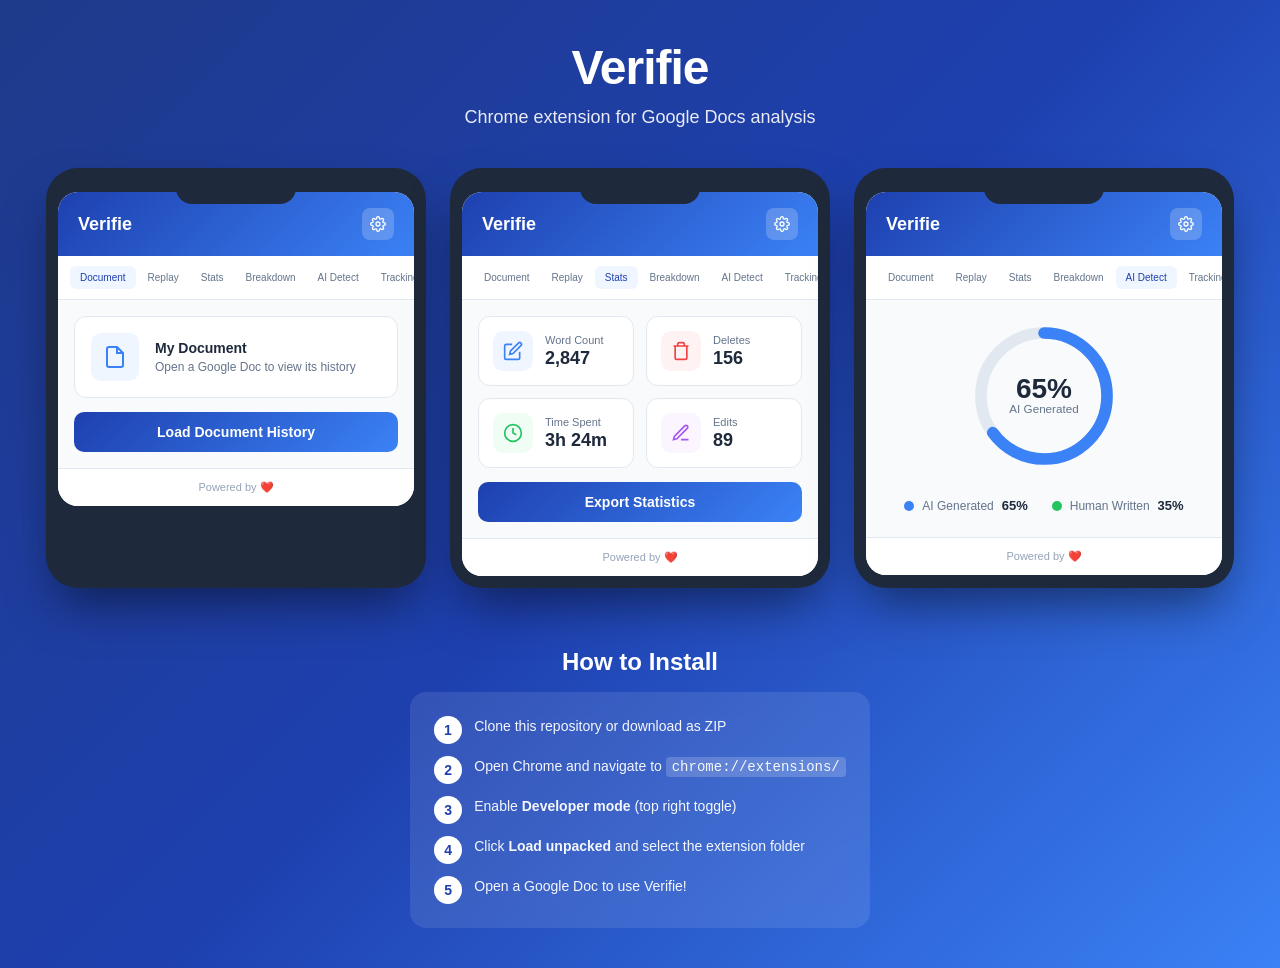
<file: index.html>
<!DOCTYPE html>
<html lang="en">
<head>
  <meta charset="UTF-8">
  <meta name="viewport" content="width=device-width, initial-scale=1.0">
  <title>Verifie - Preview</title>
  <style>
    * {
      margin: 0;
      padding: 0;
      box-sizing: border-box;
    }

    body {
      min-height: 100vh;
      background: linear-gradient(135deg, #1e3a8a 0%, #1e40af 50%, #3b82f6 100%);
      font-family: -apple-system, BlinkMacSystemFont, 'Segoe UI', Roboto, sans-serif;
      display: flex;
      flex-direction: column;
      align-items: center;
      padding: 40px 20px;
    }

    .hero {
      text-align: center;
      margin-bottom: 40px;
      color: white;
    }

    .hero h1 {
      font-size: 48px;
      font-weight: 800;
      margin-bottom: 12px;
      letter-spacing: -1px;
    }

    .hero p {
      font-size: 18px;
      opacity: 0.9;
    }

    .preview-container {
      display: flex;
      gap: 24px;
      flex-wrap: wrap;
      justify-content: center;
      max-width: 1400px;
    }

    .phone-frame {
      width: 380px;
      background: #1e293b;
      border-radius: 32px;
      padding: 12px;
      box-shadow: 0 25px 50px -12px rgba(0, 0, 0, 0.5);
    }

    .phone-notch {
      width: 120px;
      height: 24px;
      background: #1e293b;
      margin: 0 auto;
      border-radius: 0 0 16px 16px;
      position: relative;
      z-index: 10;
    }

    .phone-screen {
      background: #f8fafc;
      border-radius: 20px;
      overflow: hidden;
      margin-top: -12px;
    }

    .header {
      display: flex;
      align-items: center;
      justify-content: space-between;
      padding: 16px 20px;
      background: linear-gradient(135deg, #1e40af 0%, #3b82f6 100%);
      color: white;
    }

    .logo {
      font-size: 18px;
      font-weight: 700;
    }

    .btn-icon {
      background: rgba(255, 255, 255, 0.2);
      border: none;
      border-radius: 8px;
      width: 32px;
      height: 32px;
      display: flex;
      align-items: center;
      justify-content: center;
      cursor: pointer;
      color: white;
    }

    .tabs {
      display: flex;
      gap: 2px;
      padding: 10px 12px;
      background: white;
      border-bottom: 1px solid #e2e8f0;
      overflow-x: auto;
    }

    .tabs::-webkit-scrollbar {
      height: 0;
    }

    .tab {
      display: flex;
      align-items: center;
      justify-content: center;
      gap: 4px;
      padding: 6px 10px;
      background: transparent;
      border: none;
      border-radius: 6px;
      font-size: 10px;
      font-weight: 500;
      color: #64748b;
      cursor: pointer;
      white-space: nowrap;
      flex-shrink: 0;
      transition: all 0.2s;
    }

    .tab.active {
      background: #eff6ff;
      color: #1e40af;
    }

    .tab-content {
      padding: 16px;
      display: none;
      flex-direction: column;
      gap: 14px;
    }

    .tab-content.active {
      display: flex;
    }

    .document-card {
      display: flex;
      align-items: center;
      gap: 16px;
      padding: 16px;
      background: white;
      border-radius: 12px;
      border: 1px solid #e2e8f0;
    }

    .document-icon {
      width: 48px;
      height: 48px;
      display: flex;
      align-items: center;
      justify-content: center;
      background: #eff6ff;
      border-radius: 10px;
      color: #3b82f6;
    }

    .document-info {
      flex: 1;
    }

    .document-title {
      font-size: 14px;
      font-weight: 600;
      color: #1e293b;
    }

    .document-date {
      font-size: 12px;
      color: #64748b;
      margin-top: 4px;
    }

    .btn-primary {
      display: flex;
      align-items: center;
      justify-content: center;
      gap: 8px;
      padding: 12px 20px;
      background: linear-gradient(135deg, #1e40af 0%, #3b82f6 100%);
      border: none;
      border-radius: 10px;
      color: white;
      font-size: 14px;
      font-weight: 600;
      cursor: pointer;
    }

    .stats-grid {
      display: grid;
      grid-template-columns: 1fr 1fr;
      gap: 12px;
    }

    .stat-card {
      display: flex;
      align-items: center;
      gap: 12px;
      padding: 14px;
      background: white;
      border-radius: 12px;
      border: 1px solid #e2e8f0;
    }

    .stat-icon {
      width: 40px;
      height: 40px;
      display: flex;
      align-items: center;
      justify-content: center;
      border-radius: 10px;
    }

    .stat-icon.blue { background: #eff6ff; color: #3b82f6; }
    .stat-icon.red { background: #fef2f2; color: #ef4444; }
    .stat-icon.green { background: #f0fdf4; color: #22c55e; }
    .stat-icon.purple { background: #faf5ff; color: #a855f7; }

    .stat-info {
      display: flex;
      flex-direction: column;
      gap: 2px;
    }

    .stat-label {
      font-size: 11px;
      color: #64748b;
      font-weight: 500;
    }

    .stat-value {
      font-size: 18px;
      font-weight: 700;
      color: #1e293b;
    }

    .ai-score-circle {
      display: flex;
      justify-content: center;
      padding: 10px 0;
    }

    .score-svg {
      width: 140px;
      height: 140px;
      transform: rotate(-90deg);
    }

    .score-bg {
      fill: none;
      stroke: #e2e8f0;
      stroke-width: 10;
    }

    .score-ai {
      fill: none;
      stroke: #3b82f6;
      stroke-width: 10;
      stroke-dasharray: 339.292;
      stroke-dashoffset: 118.752;
      stroke-linecap: round;
    }

    .score-human {
      fill: none;
      stroke: #22c55e;
      stroke-width: 10;
      stroke-dasharray: 339.292;
      stroke-dashoffset: 220.54;
      stroke-linecap: round;
      transform: rotate(116.64deg);
      transform-origin: center;
    }

    .score-text-main {
      fill: #1e293b;
      font-size: 24px;
      font-weight: 700;
      text-anchor: middle;
      dominant-baseline: middle;
      transform: rotate(90deg);
      transform-origin: center;
    }

    .score-text-label {
      fill: #64748b;
      font-size: 10px;
      font-weight: 500;
      text-anchor: middle;
      dominant-baseline: middle;
      transform: rotate(90deg);
      transform-origin: center;
    }

    .ai-legend {
      display: flex;
      justify-content: center;
      gap: 24px;
      padding: 8px 0;
    }

    .legend-item {
      display: flex;
      align-items: center;
      gap: 8px;
    }

    .legend-dot {
      width: 10px;
      height: 10px;
      border-radius: 50%;
    }

    .legend-dot.ai { background: #3b82f6; }
    .legend-dot.human { background: #22c55e; }

    .legend-label {
      font-size: 12px;
      color: #64748b;
    }

    .legend-value {
      font-size: 13px;
      font-weight: 600;
      color: #1e293b;
    }

    .tracking-status {
      display: flex;
      align-items: center;
      justify-content: space-between;
      padding: 12px 16px;
      background: white;
      border-radius: 12px;
      border: 1px solid #e2e8f0;
    }

    .status-indicator {
      display: flex;
      align-items: center;
      gap: 10px;
    }

    .status-dot {
      width: 10px;
      height: 10px;
      border-radius: 50%;
      background: #22c55e;
      animation: pulse 2s infinite;
    }

    @keyframes pulse {
      0% { box-shadow: 0 0 0 0 rgba(34, 197, 94, 0.4); }
      70% { box-shadow: 0 0 0 8px rgba(34, 197, 94, 0); }
      100% { box-shadow: 0 0 0 0 rgba(34, 197, 94, 0); }
    }

    .status-text {
      font-size: 13px;
      font-weight: 500;
      color: #1e293b;
    }

    .tracking-summary {
      display: grid;
      grid-template-columns: 1fr 1fr;
      gap: 12px;
    }

    .tracking-stat {
      display: flex;
      align-items: center;
      gap: 12px;
      padding: 14px;
      background: white;
      border-radius: 12px;
      border: 1px solid #e2e8f0;
    }

    .tracking-stat-icon {
      width: 40px;
      height: 40px;
      display: flex;
      align-items: center;
      justify-content: center;
      border-radius: 10px;
    }

    .tracking-stat-icon.blue { background: #eff6ff; color: #3b82f6; }
    .tracking-stat-icon.green { background: #f0fdf4; color: #22c55e; }

    .tracking-stat-info {
      display: flex;
      flex-direction: column;
      gap: 2px;
    }

    .tracking-stat-label {
      font-size: 11px;
      color: #64748b;
      font-weight: 500;
    }

    .tracking-stat-value {
      font-size: 18px;
      font-weight: 700;
      color: #1e293b;
    }

    .footer {
      padding: 12px 20px;
      text-align: center;
      font-size: 11px;
      color: #94a3b8;
      border-top: 1px solid #e2e8f0;
      background: white;
    }

    .install-section {
      margin-top: 60px;
      text-align: center;
      color: white;
      max-width: 600px;
    }

    .install-section h2 {
      font-size: 24px;
      margin-bottom: 16px;
    }

    .install-steps {
      display: flex;
      flex-direction: column;
      gap: 12px;
      text-align: left;
      background: rgba(255, 255, 255, 0.1);
      padding: 24px;
      border-radius: 16px;
      backdrop-filter: blur(10px);
    }

    .step {
      display: flex;
      gap: 12px;
      align-items: flex-start;
    }

    .step-num {
      width: 28px;
      height: 28px;
      background: white;
      color: #1e40af;
      border-radius: 50%;
      display: flex;
      align-items: center;
      justify-content: center;
      font-weight: 700;
      font-size: 14px;
      flex-shrink: 0;
    }

    .step-text {
      font-size: 14px;
      opacity: 0.95;
      line-height: 1.5;
    }

    .step-text code {
      background: rgba(255, 255, 255, 0.2);
      padding: 2px 6px;
      border-radius: 4px;
      font-family: monospace;
    }
  </style>
</head>
<body>
  <div class="hero">
    <h1>Verifie</h1>
    <p>Chrome extension for Google Docs analysis</p>
  </div>

  <div class="preview-container">
    <!-- Document Tab -->
    <div class="phone-frame">
      <div class="phone-notch"></div>
      <div class="phone-screen">
        <div class="header">
          <span class="logo">Verifie</span>
          <button class="btn-icon">
            <svg width="16" height="16" viewBox="0 0 24 24" fill="none" stroke="currentColor" stroke-width="2">
              <circle cx="12" cy="12" r="3"></circle>
              <path d="M19.4 15a1.65 1.65 0 0 0 .33 1.82l.06.06a2 2 0 0 1 0 2.83 2 2 0 0 1-2.83 0l-.06-.06a1.65 1.65 0 0 0-1.82-.33 1.65 1.65 0 0 0-1 1.51V21a2 2 0 0 1-2 2 2 2 0 0 1-2-2v-.09A1.65 1.65 0 0 0 9 19.4a1.65 1.65 0 0 0-1.82.33l-.06.06a2 2 0 0 1-2.83 0 2 2 0 0 1 0-2.83l.06-.06A1.65 1.65 0 0 0 4.68 15a1.65 1.65 0 0 0-1.51-1H3a2 2 0 0 1-2-2 2 2 0 0 1 2-2h.09A1.65 1.65 0 0 0 4.6 9a1.65 1.65 0 0 0-.33-1.82l-.06-.06a2 2 0 0 1 0-2.83 2 2 0 0 1 2.83 0l.06.06A1.65 1.65 0 0 0 9 4.68a1.65 1.65 0 0 0 1-1.51V3a2 2 0 0 1 2-2 2 2 0 0 1 2 2v.09a1.65 1.65 0 0 0 1 1.51 1.65 1.65 0 0 0 1.82-.33l.06-.06a2 2 0 0 1 2.83 0 2 2 0 0 1 0 2.83l-.06.06a1.65 1.65 0 0 0-.33 1.82V9a1.65 1.65 0 0 0 1.51 1H21a2 2 0 0 1 2 2 2 2 0 0 1-2 2h-.09a1.65 1.65 0 0 0-1.51 1z"></path>
            </svg>
          </button>
        </div>
        <div class="tabs">
          <button class="tab active">Document</button>
          <button class="tab">Replay</button>
          <button class="tab">Stats</button>
          <button class="tab">Breakdown</button>
          <button class="tab">AI Detect</button>
          <button class="tab">Tracking</button>
        </div>
        <div class="tab-content active">
          <div class="document-card">
            <div class="document-icon">
              <svg width="24" height="24" viewBox="0 0 24 24" fill="none" stroke="currentColor" stroke-width="2">
                <path d="M14 2H6a2 2 0 0 0-2 2v16a2 2 0 0 0 2 2h12a2 2 0 0 0 2-2V8z"></path>
                <polyline points="14 2 14 8 20 8"></polyline>
              </svg>
            </div>
            <div class="document-info">
              <div class="document-title">My Document</div>
              <div class="document-date">Open a Google Doc to view its history</div>
            </div>
          </div>
          <button class="btn-primary">Load Document History</button>
        </div>
        <div class="footer">Powered by ❤️</div>
      </div>
    </div>

    <!-- Stats Tab -->
    <div class="phone-frame">
      <div class="phone-notch"></div>
      <div class="phone-screen">
        <div class="header">
          <span class="logo">Verifie</span>
          <button class="btn-icon">
            <svg width="16" height="16" viewBox="0 0 24 24" fill="none" stroke="currentColor" stroke-width="2">
              <circle cx="12" cy="12" r="3"></circle>
              <path d="M19.4 15a1.65 1.65 0 0 0 .33 1.82l.06.06a2 2 0 0 1 0 2.83 2 2 0 0 1-2.83 0l-.06-.06a1.65 1.65 0 0 0-1.82-.33 1.65 1.65 0 0 0-1 1.51V21a2 2 0 0 1-2 2 2 2 0 0 1-2-2v-.09A1.65 1.65 0 0 0 9 19.4a1.65 1.65 0 0 0-1.82.33l-.06.06a2 2 0 0 1-2.83 0 2 2 0 0 1 0-2.83l.06-.06A1.65 1.65 0 0 0 4.68 15a1.65 1.65 0 0 0-1.51-1H3a2 2 0 0 1-2-2 2 2 0 0 1 2-2h.09A1.65 1.65 0 0 0 4.6 9a1.65 1.65 0 0 0-.33-1.82l-.06-.06a2 2 0 0 1 0-2.83 2 2 0 0 1 2.83 0l.06.06A1.65 1.65 0 0 0 9 4.68a1.65 1.65 0 0 0 1-1.51V3a2 2 0 0 1 2-2 2 2 0 0 1 2 2v.09a1.65 1.65 0 0 0 1 1.51 1.65 1.65 0 0 0 1.82-.33l.06-.06a2 2 0 0 1 2.83 0 2 2 0 0 1 0 2.83l-.06.06a1.65 1.65 0 0 0-.33 1.82V9a1.65 1.65 0 0 0 1.51 1H21a2 2 0 0 1 2 2 2 2 0 0 1-2 2h-.09a1.65 1.65 0 0 0-1.51 1z"></path>
            </svg>
          </button>
        </div>
        <div class="tabs">
          <button class="tab">Document</button>
          <button class="tab">Replay</button>
          <button class="tab active">Stats</button>
          <button class="tab">Breakdown</button>
          <button class="tab">AI Detect</button>
          <button class="tab">Tracking</button>
        </div>
        <div class="tab-content active">
          <div class="stats-grid">
            <div class="stat-card">
              <div class="stat-icon blue">
                <svg width="20" height="20" viewBox="0 0 24 24" fill="none" stroke="currentColor" stroke-width="2">
                  <path d="M11 4H4a2 2 0 0 0-2 2v14a2 2 0 0 0 2 2h14a2 2 0 0 0 2-2v-7"></path>
                  <path d="M18.5 2.5a2.121 2.121 0 0 1 3 3L12 15l-4 1 1-4 9.5-9.5z"></path>
                </svg>
              </div>
              <div class="stat-info">
                <span class="stat-label">Word Count</span>
                <span class="stat-value">2,847</span>
              </div>
            </div>
            <div class="stat-card">
              <div class="stat-icon red">
                <svg width="20" height="20" viewBox="0 0 24 24" fill="none" stroke="currentColor" stroke-width="2">
                  <polyline points="3 6 5 6 21 6"></polyline>
                  <path d="M19 6v14a2 2 0 0 1-2 2H7a2 2 0 0 1-2-2V6m3 0V4a2 2 0 0 1 2-2h4a2 2 0 0 1 2 2v2"></path>
                </svg>
              </div>
              <div class="stat-info">
                <span class="stat-label">Deletes</span>
                <span class="stat-value">156</span>
              </div>
            </div>
            <div class="stat-card">
              <div class="stat-icon green">
                <svg width="20" height="20" viewBox="0 0 24 24" fill="none" stroke="currentColor" stroke-width="2">
                  <circle cx="12" cy="12" r="10"></circle>
                  <polyline points="12 6 12 12 16 14"></polyline>
                </svg>
              </div>
              <div class="stat-info">
                <span class="stat-label">Time Spent</span>
                <span class="stat-value">3h 24m</span>
              </div>
            </div>
            <div class="stat-card">
              <div class="stat-icon purple">
                <svg width="20" height="20" viewBox="0 0 24 24" fill="none" stroke="currentColor" stroke-width="2">
                  <path d="M12 20h9"></path>
                  <path d="M16.5 3.5a2.121 2.121 0 0 1 3 3L7 19l-4 1 1-4L16.5 3.5z"></path>
                </svg>
              </div>
              <div class="stat-info">
                <span class="stat-label">Edits</span>
                <span class="stat-value">89</span>
              </div>
            </div>
          </div>
          <button class="btn-primary">Export Statistics</button>
        </div>
        <div class="footer">Powered by ❤️</div>
      </div>
    </div>

    <!-- AI Detection Tab -->
    <div class="phone-frame">
      <div class="phone-notch"></div>
      <div class="phone-screen">
        <div class="header">
          <span class="logo">Verifie</span>
          <button class="btn-icon">
            <svg width="16" height="16" viewBox="0 0 24 24" fill="none" stroke="currentColor" stroke-width="2">
              <circle cx="12" cy="12" r="3"></circle>
              <path d="M19.4 15a1.65 1.65 0 0 0 .33 1.82l.06.06a2 2 0 0 1 0 2.83 2 2 0 0 1-2.83 0l-.06-.06a1.65 1.65 0 0 0-1.82-.33 1.65 1.65 0 0 0-1 1.51V21a2 2 0 0 1-2 2 2 2 0 0 1-2-2v-.09A1.65 1.65 0 0 0 9 19.4a1.65 1.65 0 0 0-1.82.33l-.06.06a2 2 0 0 1-2.83 0 2 2 0 0 1 0-2.83l.06-.06A1.65 1.65 0 0 0 4.68 15a1.65 1.65 0 0 0-1.51-1H3a2 2 0 0 1-2-2 2 2 0 0 1 2-2h.09A1.65 1.65 0 0 0 4.6 9a1.65 1.65 0 0 0-.33-1.82l-.06-.06a2 2 0 0 1 0-2.83 2 2 0 0 1 2.83 0l.06.06A1.65 1.65 0 0 0 9 4.68a1.65 1.65 0 0 0 1-1.51V3a2 2 0 0 1 2-2 2 2 0 0 1 2 2v.09a1.65 1.65 0 0 0 1 1.51 1.65 1.65 0 0 0 1.82-.33l.06-.06a2 2 0 0 1 2.83 0 2 2 0 0 1 0 2.83l-.06.06a1.65 1.65 0 0 0-.33 1.82V9a1.65 1.65 0 0 0 1.51 1H21a2 2 0 0 1 2 2 2 2 0 0 1-2 2h-.09a1.65 1.65 0 0 0-1.51 1z"></path>
            </svg>
          </button>
        </div>
        <div class="tabs">
          <button class="tab">Document</button>
          <button class="tab">Replay</button>
          <button class="tab">Stats</button>
          <button class="tab">Breakdown</button>
          <button class="tab active">AI Detect</button>
          <button class="tab">Tracking</button>
        </div>
        <div class="tab-content active">
          <div class="ai-score-circle">
            <svg viewBox="0 0 120 120" class="score-svg">
              <circle cx="60" cy="60" r="54" class="score-bg"></circle>
              <circle cx="60" cy="60" r="54" class="score-ai"></circle>
              <text x="60" y="55" class="score-text-main">65%</text>
              <text x="60" y="72" class="score-text-label">AI Generated</text>
            </svg>
          </div>
          <div class="ai-legend">
            <div class="legend-item">
              <div class="legend-dot ai"></div>
              <span class="legend-label">AI Generated</span>
              <span class="legend-value">65%</span>
            </div>
            <div class="legend-item">
              <div class="legend-dot human"></div>
              <span class="legend-label">Human Written</span>
              <span class="legend-value">35%</span>
            </div>
          </div>
        </div>
        <div class="footer">Powered by ❤️</div>
      </div>
    </div>
  </div>

  <div class="install-section">
    <h2>How to Install</h2>
    <div class="install-steps">
      <div class="step">
        <div class="step-num">1</div>
        <div class="step-text">Clone this repository or download as ZIP</div>
      </div>
      <div class="step">
        <div class="step-num">2</div>
        <div class="step-text">Open Chrome and navigate to <code>chrome://extensions/</code></div>
      </div>
      <div class="step">
        <div class="step-num">3</div>
        <div class="step-text">Enable <strong>Developer mode</strong> (top right toggle)</div>
      </div>
      <div class="step">
        <div class="step-num">4</div>
        <div class="step-text">Click <strong>Load unpacked</strong> and select the extension folder</div>
      </div>
      <div class="step">
        <div class="step-num">5</div>
        <div class="step-text">Open a Google Doc to use Verifie!</div>
      </div>
    </div>
  </div>
</body>
</html>
</file>
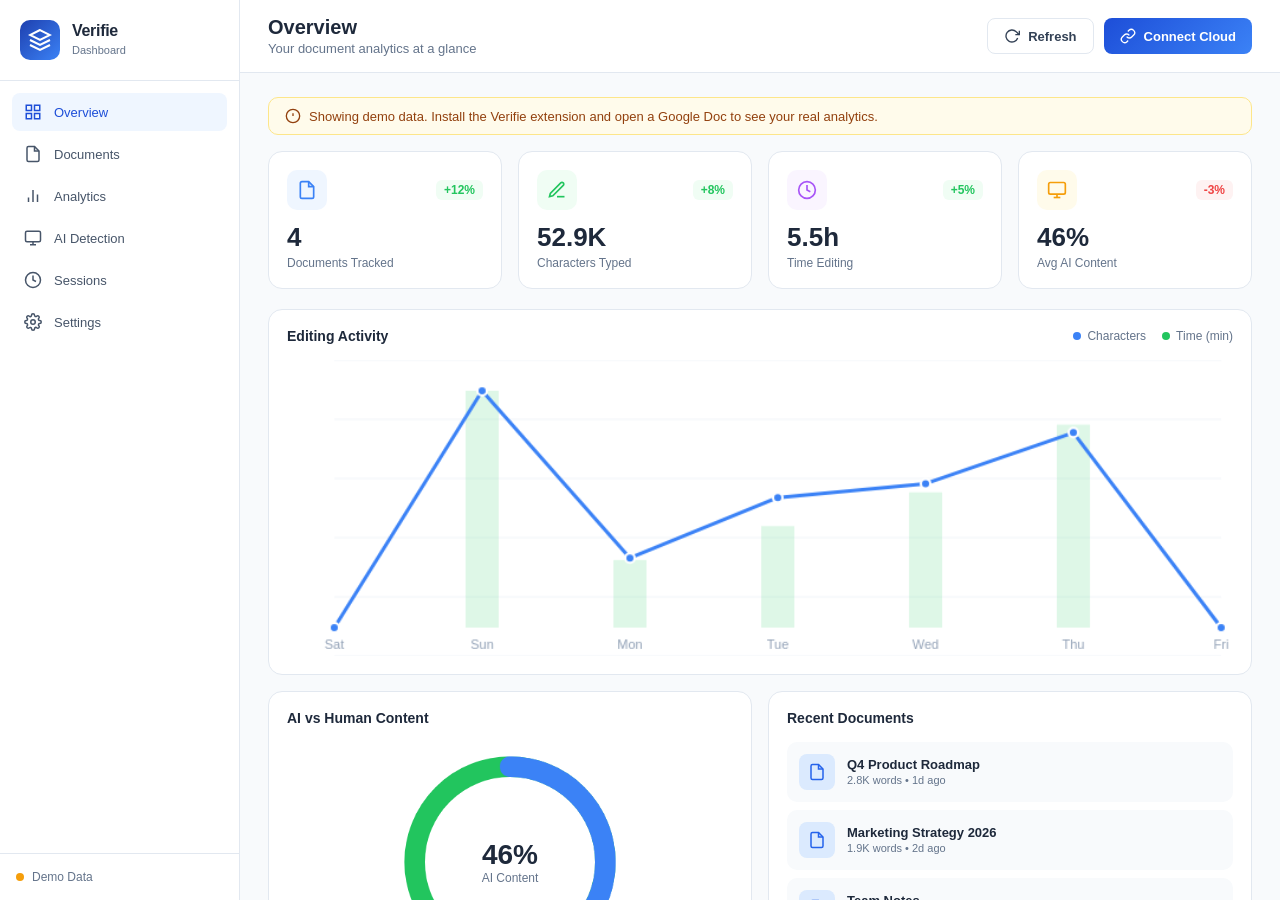
<file: dashboard/index.html>
<!DOCTYPE html>
<html lang="en">
<head>
  <meta charset="UTF-8">
  <meta name="viewport" content="width=device-width, initial-scale=1.0">
  <title>Verifie Dashboard</title>
  <link rel="stylesheet" href="dashboard.css">
</head>
<body>
  <div class="app">
    <!-- Sidebar -->
    <aside class="sidebar">
      <div class="sidebar-header">
        <div class="logo-mark">
          <svg width="24" height="24" viewBox="0 0 24 24" fill="none" stroke="currentColor" stroke-width="2">
            <path d="M12 2L2 7l10 5 10-5-10-5z"></path>
            <path d="M2 17l10 5 10-5"></path>
            <path d="M2 12l10 5 10-5"></path>
          </svg>
        </div>
        <div class="logo-text">
          <h1>Verifie</h1>
          <span>Dashboard</span>
        </div>
      </div>

      <nav class="sidebar-nav">
        <button class="nav-item active" data-view="overview">
          <svg width="18" height="18" viewBox="0 0 24 24" fill="none" stroke="currentColor" stroke-width="2">
            <rect x="3" y="3" width="7" height="7"></rect>
            <rect x="14" y="3" width="7" height="7"></rect>
            <rect x="14" y="14" width="7" height="7"></rect>
            <rect x="3" y="14" width="7" height="7"></rect>
          </svg>
          Overview
        </button>
        <button class="nav-item" data-view="documents">
          <svg width="18" height="18" viewBox="0 0 24 24" fill="none" stroke="currentColor" stroke-width="2">
            <path d="M14 2H6a2 2 0 0 0-2 2v16a2 2 0 0 0 2 2h12a2 2 0 0 0 2-2V8z"></path>
            <polyline points="14 2 14 8 20 8"></polyline>
          </svg>
          Documents
        </button>
        <button class="nav-item" data-view="analytics">
          <svg width="18" height="18" viewBox="0 0 24 24" fill="none" stroke="currentColor" stroke-width="2">
            <line x1="18" y1="20" x2="18" y2="10"></line>
            <line x1="12" y1="20" x2="12" y2="4"></line>
            <line x1="6" y1="20" x2="6" y2="14"></line>
          </svg>
          Analytics
        </button>
        <button class="nav-item" data-view="ai-detection">
          <svg width="18" height="18" viewBox="0 0 24 24" fill="none" stroke="currentColor" stroke-width="2">
            <rect x="2" y="3" width="20" height="14" rx="2"></rect>
            <path d="M8 21h8"></path>
            <path d="M12 17v4"></path>
          </svg>
          AI Detection
        </button>
        <button class="nav-item" data-view="sessions">
          <svg width="18" height="18" viewBox="0 0 24 24" fill="none" stroke="currentColor" stroke-width="2">
            <circle cx="12" cy="12" r="10"></circle>
            <polyline points="12 6 12 12 16 14"></polyline>
          </svg>
          Sessions
        </button>
        <button class="nav-item" data-view="settings">
          <svg width="18" height="18" viewBox="0 0 24 24" fill="none" stroke="currentColor" stroke-width="2">
            <circle cx="12" cy="12" r="3"></circle>
            <path d="M19.4 15a1.65 1.65 0 0 0 .33 1.82l.06.06a2 2 0 0 1 0 2.83 2 2 0 0 1-2.83 0l-.06-.06a1.65 1.65 0 0 0-1.82-.33 1.65 1.65 0 0 0-1 1.51V21a2 2 0 0 1-2 2 2 2 0 0 1-2-2v-.09A1.65 1.65 0 0 0 9 19.4a1.65 1.65 0 0 0-1.82.33l-.06.06a2 2 0 0 1-2.83 0 2 2 0 0 1 0-2.83l.06-.06A1.65 1.65 0 0 0 4.68 15a1.65 1.65 0 0 0-1.51-1H3a2 2 0 0 1-2-2 2 2 0 0 1 2-2h.09A1.65 1.65 0 0 0 4.6 9a1.65 1.65 0 0 0-.33-1.82l-.06-.06a2 2 0 0 1 0-2.83 2 2 0 0 1 2.83 0l.06.06A1.65 1.65 0 0 0 9 4.68a1.65 1.65 0 0 0 1-1.51V3a2 2 0 0 1 2-2 2 2 0 0 1 2 2v.09a1.65 1.65 0 0 0 1 1.51 1.65 1.65 0 0 0 1.82-.33l.06-.06a2 2 0 0 1 2.83 0 2 2 0 0 1 0 2.83l-.06.06a1.65 1.65 0 0 0-.33 1.82V9a1.65 1.65 0 0 0 1.51 1H21a2 2 0 0 1 2 2 2 2 0 0 1-2 2h-.09a1.65 1.65 0 0 0-1.51 1z"></path>
          </svg>
          Settings
        </button>
      </nav>

      <div class="sidebar-footer">
        <div class="connection-status" id="connection-status">
          <div class="status-dot"></div>
          <span>Local Mode</span>
        </div>
      </div>
    </aside>

    <!-- Main Content -->
    <main class="main">
      <header class="topbar">
        <div class="topbar-title">
          <h2 id="view-title">Overview</h2>
          <p id="view-subtitle">Your document analytics at a glance</p>
        </div>
        <div class="topbar-actions">
          <button class="btn-secondary" id="btn-refresh">
            <svg width="16" height="16" viewBox="0 0 24 24" fill="none" stroke="currentColor" stroke-width="2">
              <polyline points="23 4 23 10 17 10"></polyline>
              <path d="M20.49 15a9 9 0 1 1-2.12-9.36L23 10"></path>
            </svg>
            Refresh
          </button>
          <button class="btn-primary" id="btn-connect">
            <svg width="16" height="16" viewBox="0 0 24 24" fill="none" stroke="currentColor" stroke-width="2">
              <path d="M10 13a5 5 0 0 0 7.54.54l3-3a5 5 0 0 0-7.07-7.07l-1.72 1.71"></path>
              <path d="M14 11a5 5 0 0 0-7.54-.54l-3 3a5 5 0 0 0 7.07 7.07l1.71-1.71"></path>
            </svg>
            Connect Cloud
          </button>
        </div>
      </header>

      <div class="content">
        <!-- Overview View -->
        <div class="view active" id="view-overview">
          <div class="stat-grid">
            <div class="stat-card">
              <div class="stat-card-header">
                <div class="stat-card-icon blue">
                  <svg width="20" height="20" viewBox="0 0 24 24" fill="none" stroke="currentColor" stroke-width="2">
                    <path d="M14 2H6a2 2 0 0 0-2 2v16a2 2 0 0 0 2 2h12a2 2 0 0 0 2-2V8z"></path>
                    <polyline points="14 2 14 8 20 8"></polyline>
                  </svg>
                </div>
                <span class="stat-trend up">+12%</span>
              </div>
              <div class="stat-value" id="overview-docs">0</div>
              <div class="stat-label">Documents Tracked</div>
            </div>

            <div class="stat-card">
              <div class="stat-card-header">
                <div class="stat-card-icon green">
                  <svg width="20" height="20" viewBox="0 0 24 24" fill="none" stroke="currentColor" stroke-width="2">
                    <path d="M12 20h9"></path>
                    <path d="M16.5 3.5a2.121 2.121 0 0 1 3 3L7 19l-4 1 1-4L16.5 3.5z"></path>
                  </svg>
                </div>
                <span class="stat-trend up">+8%</span>
              </div>
              <div class="stat-value" id="overview-chars">0</div>
              <div class="stat-label">Characters Typed</div>
            </div>

            <div class="stat-card">
              <div class="stat-card-header">
                <div class="stat-card-icon purple">
                  <svg width="20" height="20" viewBox="0 0 24 24" fill="none" stroke="currentColor" stroke-width="2">
                    <circle cx="12" cy="12" r="10"></circle>
                    <polyline points="12 6 12 12 16 14"></polyline>
                  </svg>
                </div>
                <span class="stat-trend up">+5%</span>
              </div>
              <div class="stat-value" id="overview-time">0h</div>
              <div class="stat-label">Time Editing</div>
            </div>

            <div class="stat-card">
              <div class="stat-card-header">
                <div class="stat-card-icon orange">
                  <svg width="20" height="20" viewBox="0 0 24 24" fill="none" stroke="currentColor" stroke-width="2">
                    <rect x="2" y="3" width="20" height="14" rx="2"></rect>
                    <path d="M8 21h8"></path>
                    <path d="M12 17v4"></path>
                  </svg>
                </div>
                <span class="stat-trend down">-3%</span>
              </div>
              <div class="stat-value" id="overview-ai">0%</div>
              <div class="stat-label">Avg AI Content</div>
            </div>
          </div>

          <div class="chart-row">
            <div class="chart-card wide">
              <div class="chart-header">
                <h3>Editing Activity</h3>
                <div class="chart-legend">
                  <span class="legend-item"><span class="legend-dot blue"></span>Characters</span>
                  <span class="legend-item"><span class="legend-dot green"></span>Time (min)</span>
                </div>
              </div>
              <canvas id="activity-chart" width="800" height="250"></canvas>
            </div>
          </div>

          <div class="chart-row">
            <div class="chart-card">
              <div class="chart-header">
                <h3>AI vs Human Content</h3>
              </div>
              <div class="donut-container">
                <canvas id="ai-donut" width="300" height="300"></canvas>
                <div class="donut-center">
                  <span class="donut-value" id="donut-ai-value">0%</span>
                  <span class="donut-label">AI Content</span>
                </div>
              </div>
            </div>

            <div class="chart-card">
              <div class="chart-header">
                <h3>Recent Documents</h3>
              </div>
              <div class="doc-list" id="recent-docs">
                <div class="empty-state">
                  <svg width="48" height="48" viewBox="0 0 24 24" fill="none" stroke="currentColor" stroke-width="1.5">
                    <path d="M14 2H6a2 2 0 0 0-2 2v16a2 2 0 0 0 2 2h12a2 2 0 0 0 2-2V8z"></path>
                    <polyline points="14 2 14 8 20 8"></polyline>
                  </svg>
                  <p>No documents yet</p>
                  <span>Open a Google Doc with the extension to start</span>
                </div>
              </div>
            </div>
          </div>
        </div>

        <!-- Documents View -->
        <div class="view" id="view-documents">
          <div class="toolbar">
            <div class="search-box">
              <svg width="16" height="16" viewBox="0 0 24 24" fill="none" stroke="currentColor" stroke-width="2">
                <circle cx="11" cy="11" r="8"></circle>
                <path d="M21 21l-4.35-4.35"></path>
              </svg>
              <input type="text" placeholder="Search documents..." id="search-docs">
            </div>
            <button class="btn-secondary" id="btn-export-all">
              <svg width="16" height="16" viewBox="0 0 24 24" fill="none" stroke="currentColor" stroke-width="2">
                <path d="M21 15v4a2 2 0 0 1-2 2H5a2 2 0 0 1-2-2v-4"></path>
                <polyline points="7 10 12 15 17 10"></polyline>
                <line x1="12" y1="15" x2="12" y2="3"></line>
              </svg>
              Export All
            </button>
          </div>
          <div class="doc-grid" id="doc-grid">
            <div class="empty-state large">
              <svg width="64" height="64" viewBox="0 0 24 24" fill="none" stroke="currentColor" stroke-width="1.5">
                <path d="M14 2H6a2 2 0 0 0-2 2v16a2 2 0 0 0 2 2h12a2 2 0 0 0 2-2V8z"></path>
                <polyline points="14 2 14 8 20 8"></polyline>
              </svg>
              <h3>No documents tracked yet</h3>
              <p>Install the Verifie extension and open a Google Doc to begin</p>
            </div>
          </div>
        </div>

        <!-- Analytics View -->
        <div class="view" id="view-analytics">
          <div class="chart-row">
            <div class="chart-card">
              <div class="chart-header">
                <h3>Writing Velocity</h3>
                <span class="chart-subtitle">Characters per minute</span>
              </div>
              <canvas id="velocity-chart" width="400" height="250"></canvas>
            </div>
            <div class="chart-card">
              <div class="chart-header">
                <h3>Peak Activity Hours</h3>
                <span class="chart-subtitle">By time of day</span>
              </div>
              <canvas id="hours-chart" width="400" height="250"></canvas>
            </div>
          </div>
          <div class="chart-row">
            <div class="chart-card wide">
              <div class="chart-header">
                <h3>Session Length Distribution</h3>
              </div>
              <canvas id="session-chart" width="800" height="250"></canvas>
            </div>
          </div>
        </div>

        <!-- AI Detection View -->
        <div class="view" id="view-ai-detection">
          <div class="ai-hero">
            <div class="ai-hero-content">
              <h3>AI Content Detection</h3>
              <p>Analyze your documents for AI-generated content using Hugging Face models or local heuristics</p>
              <div class="ai-mode-toggle">
                <button class="mode-btn active" data-mode="local">Local (Free)</button>
                <button class="mode-btn" data-mode="remote">Hugging Face API</button>
              </div>
            </div>
          </div>
          <div class="chart-row">
            <div class="chart-card">
              <div class="chart-header">
                <h3>Detection History</h3>
              </div>
              <canvas id="ai-history-chart" width="400" height="250"></canvas>
            </div>
            <div class="chart-card">
              <div class="chart-header">
                <h3>Model Status</h3>
              </div>
              <div class="model-status" id="model-status">
                <div class="model-item">
                  <div class="model-info">
                    <span class="model-name">Local Heuristics</span>
                    <span class="model-desc">Vocabulary, structure, burstiness analysis</span>
                  </div>
                  <span class="badge success">Active</span>
                </div>
                <div class="model-item">
                  <div class="model-info">
                    <span class="model-name">Hugging Face RoBERTa</span>
                    <span class="model-desc">Hello-SimpleAI/chatgpt-detector-roberta</span>
                  </div>
                  <span class="badge" id="hf-badge">Not configured</span>
                </div>
              </div>
            </div>
          </div>
        </div>

        <!-- Sessions View -->
        <div class="view" id="view-sessions">
          <div class="chart-row">
            <div class="chart-card wide">
              <div class="chart-header">
                <h3>Editing Sessions Timeline</h3>
                <span class="chart-subtitle" id="session-count">0 sessions</span>
              </div>
              <div class="session-timeline" id="session-timeline">
                <div class="empty-state">
                  <svg width="48" height="48" viewBox="0 0 24 24" fill="none" stroke="currentColor" stroke-width="1.5">
                    <circle cx="12" cy="12" r="10"></circle>
                    <polyline points="12 6 12 12 16 14"></polyline>
                  </svg>
                  <p>No sessions recorded</p>
                </div>
              </div>
            </div>
          </div>
        </div>

        <!-- Settings View -->
        <div class="view" id="view-settings">
          <div class="settings-grid">
            <div class="settings-card">
              <div class="settings-header">
                <h3>Cloud Sync (Supabase)</h3>
                <span class="badge" id="supabase-badge">Not configured</span>
              </div>
              <p class="settings-desc">Sync your data across devices using Supabase free tier (500MB)</p>
              <div class="form-group">
                <label>Project URL</label>
                <input type="text" id="input-supabase-url" placeholder="https://xxx.supabase.co">
              </div>
              <div class="form-group">
                <label>Anon Key</label>
                <input type="password" id="input-supabase-key" placeholder="eyJhbGciOiJI...">
              </div>
              <button class="btn-primary" id="btn-save-supabase">Save & Test Connection</button>
            </div>

            <div class="settings-card">
              <div class="settings-header">
                <h3>AI Detection (Hugging Face)</h3>
                <span class="badge" id="hf-badge-2">Not configured</span>
              </div>
              <p class="settings-desc">Use Hugging Face Inference API for accurate AI detection (30K chars/month free)</p>
              <div class="form-group">
                <label>API Token</label>
                <input type="password" id="input-hf-token" placeholder="hf_xxxxxxxxxxxx">
              </div>
              <button class="btn-primary" id="btn-save-hf">Save Token</button>
            </div>

            <div class="settings-card">
              <div class="settings-header">
                <h3>Google Docs API</h3>
                <span class="badge" id="gdocs-badge">Not configured</span>
              </div>
              <p class="settings-desc">Fetch real revision history from Google Docs (60 req/min free)</p>
              <div class="form-group">
                <label>Worker URL (proxy)</label>
                <input type="text" id="input-worker-url" placeholder="https://verifie.yourname.workers.dev">
              </div>
              <button class="btn-primary" id="btn-save-worker">Save</button>
            </div>

            <div class="settings-card">
              <div class="settings-header">
                <h3>Data Management</h3>
              </div>
              <p class="settings-desc">Export or clear your locally stored data</p>
              <div class="button-row">
                <button class="btn-secondary" id="btn-export-data">Export All Data</button>
                <button class="btn-danger" id="btn-clear-data">Clear Local Data</button>
              </div>
            </div>
          </div>
        </div>
      </div>
    </main>
  </div>

  <script src="../src/shared/config.js"></script>
  <script src="data.js"></script>
  <script src="dashboard.js"></script>
</body>
</html>
</file>
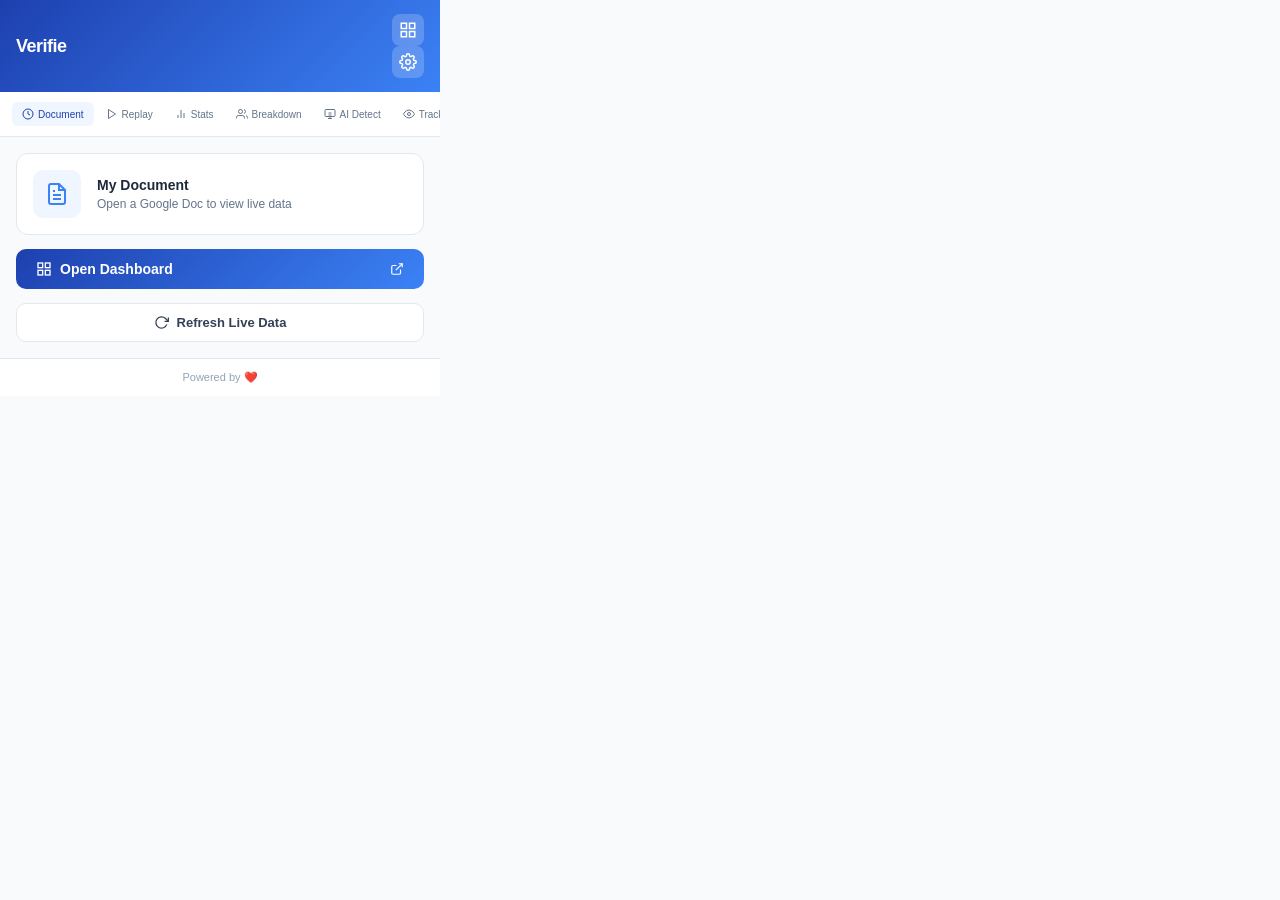
<file: src/popup/popup.html>
<!DOCTYPE html>
<html lang="en">
<head>
  <meta charset="UTF-8">
  <meta name="viewport" content="width=device-width, initial-scale=1.0">
  <title>Verifie</title>
  <link rel="stylesheet" href="popup.css">
</head>
<body>
  <div class="container">
    <header class="header">
      <h1 class="logo">Verifie</h1>
      <div class="header-actions">
        <button class="btn-icon" id="btn-dashboard" title="Open Dashboard">
          <svg width="18" height="18" viewBox="0 0 24 24" fill="none" stroke="currentColor" stroke-width="2">
            <rect x="3" y="3" width="7" height="7"></rect>
            <rect x="14" y="3" width="7" height="7"></rect>
            <rect x="14" y="14" width="7" height="7"></rect>
            <rect x="3" y="14" width="7" height="7"></rect>
          </svg>
        </button>
        <button class="btn-icon" id="btn-settings" title="Settings">
          <svg width="18" height="18" viewBox="0 0 24 24" fill="none" stroke="currentColor" stroke-width="2">
            <circle cx="12" cy="12" r="3"></circle>
            <path d="M19.4 15a1.65 1.65 0 0 0 .33 1.82l.06.06a2 2 0 0 1 0 2.83 2 2 0 0 1-2.83 0l-.06-.06a1.65 1.65 0 0 0-1.82-.33 1.65 1.65 0 0 0-1 1.51V21a2 2 0 0 1-2 2 2 2 0 0 1-2-2v-.09A1.65 1.65 0 0 0 9 19.4a1.65 1.65 0 0 0-1.82.33l-.06.06a2 2 0 0 1-2.83 0 2 2 0 0 1 0-2.83l.06-.06A1.65 1.65 0 0 0 4.68 15a1.65 1.65 0 0 0-1.51-1H3a2 2 0 0 1-2-2 2 2 0 0 1 2-2h.09A1.65 1.65 0 0 0 4.6 9a1.65 1.65 0 0 0-.33-1.82l-.06-.06a2 2 0 0 1 0-2.83 2 2 0 0 1 2.83 0l.06.06A1.65 1.65 0 0 0 9 4.68a1.65 1.65 0 0 0 1-1.51V3a2 2 0 0 1 2-2 2 2 0 0 1 2 2v.09a1.65 1.65 0 0 0 1 1.51 1.65 1.65 0 0 0 1.82-.33l.06-.06a2 2 0 0 1 2.83 0 2 2 0 0 1 0 2.83l-.06.06a1.65 1.65 0 0 0-.33 1.82V9a1.65 1.65 0 0 0 1.51 1H21a2 2 0 0 1 2 2 2 2 0 0 1-2 2h-.09a1.65 1.65 0 0 0-1.51 1z"></path>
          </svg>
        </button>
      </div>
    </header>

    <!-- Settings Panel (slide-in) -->
    <div class="settings-panel" id="settings-panel">
      <div class="settings-panel-header">
        <h3>Settings</h3>
        <button class="btn-close" id="btn-close-settings">
          <svg width="18" height="18" viewBox="0 0 24 24" fill="none" stroke="currentColor" stroke-width="2">
            <line x1="18" y1="6" x2="6" y2="18"></line>
            <line x1="6" y1="6" x2="18" y2="18"></line>
          </svg>
        </button>
      </div>
      <div class="settings-panel-body">
        <div class="setting-group">
          <label>Cloud Sync (Supabase)</label>
          <input type="text" id="set-supabase-url" placeholder="https://xxx.supabase.co">
          <input type="password" id="set-supabase-key" placeholder="Anon key">
          <span class="setting-status" id="status-supabase">Not configured</span>
        </div>

        <div class="setting-group">
          <label>AI Detection (Hugging Face)</label>
          <input type="password" id="set-hf-token" placeholder="hf_xxxxxxxxxxxx">
          <span class="setting-status" id="status-hf">Not configured</span>
        </div>

        <div class="setting-group">
          <label>Google Docs API (Worker URL)</label>
          <input type="text" id="set-worker-url" placeholder="https://verifie.workers.dev">
          <span class="setting-status" id="status-worker">Not configured</span>
        </div>

        <div class="setting-group">
          <label>Tracking</label>
          <div class="toggle-row">
            <span>Enable real-time tracking</span>
            <button class="toggle-switch active" id="toggle-tracking-setting"></button>
          </div>
        </div>

        <button class="btn-primary" id="btn-save-settings">Save Settings</button>
        <button class="btn-secondary" id="btn-open-dashboard-full">Open Full Dashboard</button>
      </div>
    </div>

    <div class="tabs">
      <button class="tab active" data-tab="timeline">
        <svg width="12" height="12" viewBox="0 0 24 24" fill="none" stroke="currentColor" stroke-width="2">
          <circle cx="12" cy="12" r="10"></circle>
          <polyline points="12 6 12 12 16 14"></polyline>
        </svg>
        Document
      </button>
      <button class="tab" data-tab="replay">
        <svg width="12" height="12" viewBox="0 0 24 24" fill="none" stroke="currentColor" stroke-width="2">
          <polygon points="5 3 19 12 5 21 5 3"></polygon>
        </svg>
        Replay
      </button>
      <button class="tab" data-tab="stats">
        <svg width="12" height="12" viewBox="0 0 24 24" fill="none" stroke="currentColor" stroke-width="2">
          <line x1="18" y1="20" x2="18" y2="10"></line>
          <line x1="12" y1="20" x2="12" y2="4"></line>
          <line x1="6" y1="20" x2="6" y2="14"></line>
        </svg>
        Stats
      </button>
      <button class="tab" data-tab="breakdown">
        <svg width="12" height="12" viewBox="0 0 24 24" fill="none" stroke="currentColor" stroke-width="2">
          <path d="M17 21v-2a4 4 0 0 0-4-4H5a4 4 0 0 0-4 4v2"></path>
          <circle cx="9" cy="7" r="4"></circle>
          <path d="M23 21v-2a4 4 0 0 0-3-3.87"></path>
          <path d="M16 3.13a4 4 0 0 1 0 7.75"></path>
        </svg>
        Breakdown
      </button>
      <button class="tab" data-tab="ai-detection">
        <svg width="12" height="12" viewBox="0 0 24 24" fill="none" stroke="currentColor" stroke-width="2">
          <rect x="2" y="3" width="20" height="14" rx="2"></rect>
          <path d="M8 21h8"></path>
          <path d="M12 17v4"></path>
          <path d="M9 10h6"></path>
          <path d="M9 14h6"></path>
        </svg>
        AI Detect
      </button>
      <button class="tab" data-tab="tracking">
        <svg width="12" height="12" viewBox="0 0 24 24" fill="none" stroke="currentColor" stroke-width="2">
          <path d="M1 12s4-8 11-8 11 8 11 8-4 8-11 8-11-8-11-8z"></path>
          <circle cx="12" cy="12" r="3"></circle>
        </svg>
        Tracking
      </button>
    </div>

    <!-- Document Tab -->
    <div class="tab-content active" id="tab-document">
      <div class="document-card">
        <div class="document-icon">
          <svg width="24" height="24" viewBox="0 0 24 24" fill="none" stroke="currentColor" stroke-width="2">
            <path d="M14 2H6a2 2 0 0 0-2 2v16a2 2 0 0 0 2 2h12a2 2 0 0 0 2-2V8z"></path>
            <polyline points="14 2 14 8 20 8"></polyline>
            <line x1="16" y1="13" x2="8" y2="13"></line>
            <line x1="16" y1="17" x2="8" y2="17"></line>
            <polyline points="10 9 9 9 8 9"></polyline>
          </svg>
        </div>
        <div class="document-info">
          <h3 class="document-title" id="doc-title">My Document</h3>
          <p class="document-date" id="doc-status">Open a Google Doc to view live data</p>
        </div>
        <div class="live-badge" id="live-badge" style="display:none;">
          <span class="live-dot"></span>LIVE
        </div>
      </div>

      <!-- Live stats -->
      <div class="live-stats" id="live-stats" style="display:none;">
        <div class="live-stat">
          <span class="live-stat-value" id="live-words">0</span>
          <span class="live-stat-label">Words</span>
        </div>
        <div class="live-stat">
          <span class="live-stat-value" id="live-chars">0</span>
          <span class="live-stat-label">Characters</span>
        </div>
        <div class="live-stat">
          <span class="live-stat-value" id="live-paragraphs">0</span>
          <span class="live-stat-label">Paragraphs</span>
        </div>
        <div class="live-stat">
          <span class="live-stat-value" id="live-readtime">0m</span>
          <span class="live-stat-label">Read Time</span>
        </div>
      </div>

      <button class="btn-primary btn-dashboard-cta" id="btn-load">
        <svg width="16" height="16" viewBox="0 0 24 24" fill="none" stroke="currentColor" stroke-width="2">
          <rect x="3" y="3" width="7" height="7"></rect>
          <rect x="14" y="3" width="7" height="7"></rect>
          <rect x="14" y="14" width="7" height="7"></rect>
          <rect x="3" y="14" width="7" height="7"></rect>
        </svg>
        <span id="btn-load-label">Open Dashboard</span>
        <svg width="14" height="14" viewBox="0 0 24 24" fill="none" stroke="currentColor" stroke-width="2" style="margin-left:auto;">
          <path d="M18 13v6a2 2 0 0 1-2 2H5a2 2 0 0 1-2-2V8a2 2 0 0 1 2-2h6"></path>
          <polyline points="15 3 21 3 21 9"></polyline>
          <line x1="10" y1="14" x2="21" y2="3"></line>
        </svg>
      </button>

      <button class="btn-secondary" id="btn-refresh-live">
        <svg width="15" height="15" viewBox="0 0 24 24" fill="none" stroke="currentColor" stroke-width="2">
          <polyline points="23 4 23 10 17 10"></polyline>
          <path d="M20.49 15a9 9 0 1 1-2.12-9.36L23 10"></path>
        </svg>
        Refresh Live Data
      </button>
    </div>

    <!-- Replay Tab -->
    <div class="tab-content" id="tab-replay">
      <div class="replay-timeline">
        <div class="timeline-bar">
          <div class="timeline-progress" id="timeline-progress"></div>
          <div class="timeline-thumb" id="timeline-thumb"></div>
        </div>
        <div class="timeline-labels">
          <span id="current-time">0:00</span>
          <span id="total-time">0:00</span>
        </div>
      </div>

      <div class="replay-controls">
        <button class="btn-control" id="btn-prev" title="Previous">
          <svg width="16" height="16" viewBox="0 0 24 24" fill="none" stroke="currentColor" stroke-width="2">
            <polygon points="19 20 9 12 19 4 19 20"></polygon>
            <line x1="5" y1="19" x2="5" y2="5"></line>
          </svg>
        </button>
        <button class="btn-control btn-play" id="btn-play" title="Play">
          <svg width="18" height="18" viewBox="0 0 24 24" fill="currentColor">
            <polygon points="5 3 19 12 5 21 5 3"></polygon>
          </svg>
        </button>
        <button class="btn-control" id="btn-next" title="Next">
          <svg width="16" height="16" viewBox="0 0 24 24" fill="none" stroke="currentColor" stroke-width="2">
            <polygon points="5 4 15 12 5 20 5 4"></polygon>
            <line x1="19" y1="5" x2="19" y2="19"></line>
          </svg>
        </button>
      </div>

      <div class="speed-control">
        <label>Speed</label>
        <div class="speed-buttons">
          <button class="speed-btn" data-speed="0.5">0.5x</button>
          <button class="speed-btn active" data-speed="1">1x</button>
          <button class="speed-btn" data-speed="1.5">1.5x</button>
          <button class="speed-btn" data-speed="2">2x</button>
          <button class="speed-btn" data-speed="3">3x</button>
        </div>
      </div>
    </div>

    <!-- Stats Tab -->
    <div class="tab-content" id="tab-stats">
      <div class="stats-grid">
        <div class="stat-card">
          <div class="stat-icon blue">
            <svg width="20" height="20" viewBox="0 0 24 24" fill="none" stroke="currentColor" stroke-width="2">
              <path d="M11 4H4a2 2 0 0 0-2 2v14a2 2 0 0 0 2 2h14a2 2 0 0 0 2-2v-7"></path>
              <path d="M18.5 2.5a2.121 2.121 0 0 1 3 3L12 15l-4 1 1-4 9.5-9.5z"></path>
            </svg>
          </div>
          <div class="stat-info">
            <span class="stat-label">Word Count</span>
            <span class="stat-value" id="stat-words">0</span>
          </div>
        </div>
        <div class="stat-card">
          <div class="stat-icon red">
            <svg width="20" height="20" viewBox="0 0 24 24" fill="none" stroke="currentColor" stroke-width="2">
              <polyline points="3 6 5 6 21 6"></polyline>
              <path d="M19 6v14a2 2 0 0 1-2 2H7a2 2 0 0 1-2-2V6m3 0V4a2 2 0 0 1 2-2h4a2 2 0 0 1 2 2v2"></path>
              <line x1="10" y1="11" x2="10" y2="17"></line>
              <line x1="14" y1="11" x2="14" y2="17"></line>
            </svg>
          </div>
          <div class="stat-info">
            <span class="stat-label">Deletes</span>
            <span class="stat-value" id="stat-deletes">0</span>
          </div>
        </div>
        <div class="stat-card">
          <div class="stat-icon green">
            <svg width="20" height="20" viewBox="0 0 24 24" fill="none" stroke="currentColor" stroke-width="2">
              <circle cx="12" cy="12" r="10"></circle>
              <polyline points="12 6 12 12 16 14"></polyline>
            </svg>
          </div>
          <div class="stat-info">
            <span class="stat-label">Time Spent</span>
            <span class="stat-value" id="stat-time">0h 0m</span>
          </div>
        </div>
        <div class="stat-card">
          <div class="stat-icon purple">
            <svg width="20" height="20" viewBox="0 0 24 24" fill="none" stroke="currentColor" stroke-width="2">
              <path d="M12 20h9"></path>
              <path d="M16.5 3.5a2.121 2.121 0 0 1 3 3L7 19l-4 1 1-4L16.5 3.5z"></path>
            </svg>
          </div>
          <div class="stat-info">
            <span class="stat-label">Edits</span>
            <span class="stat-value" id="stat-edits">0</span>
          </div>
        </div>
      </div>
      <button class="btn-primary" id="btn-export-stats">
        <svg width="16" height="16" viewBox="0 0 24 24" fill="none" stroke="currentColor" stroke-width="2">
          <path d="M21 15v4a2 2 0 0 1-2 2H5a2 2 0 0 1-2-2v-4"></path>
          <polyline points="7 10 12 15 17 10"></polyline>
          <line x1="12" y1="15" x2="12" y2="3"></line>
        </svg>
        Export Statistics
      </button>
    </div>

    <!-- Breakdown Tab -->
    <div class="tab-content" id="tab-breakdown">
      <div class="breakdown-header">
        <h3>View Group Breakdown</h3>
        <p class="breakdown-subtitle">Unique IPs, cameras, referrers, and events</p>
      </div>
      
      <div class="breakdown-filters">
        <button class="filter-btn active">Unique IPs</button>
        <button class="filter-btn">Cameras</button>
        <button class="filter-btn">Referrers</button>
        <button class="filter-btn">Events</button>
      </div>

      <div class="breakdown-chart">
        <canvas id="breakdown-canvas" width="400" height="200"></canvas>
      </div>

      <div class="breakdown-list" id="breakdown-list">
        <div class="breakdown-item">
          <div class="breakdown-color" style="background: #3b82f6;"></div>
          <div class="breakdown-details">
            <span class="breakdown-name">192.168.1.1</span>
            <span class="breakdown-count">45 edits</span>
          </div>
          <span class="breakdown-percent">32%</span>
        </div>
        <div class="breakdown-item">
          <div class="breakdown-color" style="background: #60a5fa;"></div>
          <div class="breakdown-details">
            <span class="breakdown-name">10.0.0.15</span>
            <span class="breakdown-count">32 edits</span>
          </div>
          <span class="breakdown-percent">23%</span>
        </div>
        <div class="breakdown-item">
          <div class="breakdown-color" style="background: #93c5fd;"></div>
          <div class="breakdown-details">
            <span class="breakdown-name">172.16.0.8</span>
            <span class="breakdown-count">28 edits</span>
          </div>
          <span class="breakdown-percent">20%</span>
        </div>
        <div class="breakdown-item">
          <div class="breakdown-color" style="background: #1d4ed8;"></div>
          <div class="breakdown-details">
            <span class="breakdown-name">Other</span>
            <span class="breakdown-count">34 edits</span>
          </div>
          <span class="breakdown-percent">25%</span>
        </div>
      </div>
    </div>

    <!-- AI Detection Tab -->
    <div class="tab-content" id="tab-ai-detection">
      <div class="ai-detection-header">
        <h3>AI Content Detection</h3>
        <p class="ai-detection-subtitle">Analyze if content is written by AI or Human</p>
      </div>

      <button class="btn-primary btn-analyze" id="btn-analyze">
        <svg width="16" height="16" viewBox="0 0 24 24" fill="none" stroke="currentColor" stroke-width="2">
          <circle cx="11" cy="11" r="8"></circle>
          <path d="M21 21l-4.35-4.35"></path>
        </svg>
        Analyze Document Content
      </button>

      <div class="ai-result-container" id="ai-result-container" style="display:none;">
        <div class="ai-score-circle">
          <svg viewBox="0 0 120 120" class="score-svg">
            <circle cx="60" cy="60" r="54" class="score-bg"></circle>
            <circle cx="60" cy="60" r="54" class="score-ai" id="ai-score-ring"></circle>
            <circle cx="60" cy="60" r="54" class="score-human" id="human-score-ring"></circle>
            <text x="60" y="55" class="score-text-main" id="ai-percent-text">0%</text>
            <text x="60" y="72" class="score-text-label">AI Generated</text>
          </svg>
        </div>

        <div class="ai-legend">
          <div class="legend-item">
            <div class="legend-dot ai"></div>
            <span class="legend-label">AI Generated</span>
            <span class="legend-value" id="ai-legend-value">0%</span>
          </div>
          <div class="legend-item">
            <div class="legend-dot human"></div>
            <span class="legend-label">Human Written</span>
            <span class="legend-value" id="human-legend-value">0%</span>
          </div>
        </div>

        <div class="ai-verdict" id="ai-verdict">
          <div class="verdict-icon" id="verdict-icon">
            <svg width="24" height="24" viewBox="0 0 24 24" fill="none" stroke="currentColor" stroke-width="2">
              <path d="M22 11.08V12a10 10 0 1 1-5.93-9.14"></path>
              <polyline points="22 4 12 14.01 9 11.01"></polyline>
            </svg>
          </div>
          <div class="verdict-text">
            <span class="verdict-label" id="verdict-label">Analyzing...</span>
            <span class="verdict-desc" id="verdict-desc">Checking content patterns...</span>
          </div>
        </div>

        <div class="ai-details">
          <h4>Detection Indicators</h4>
          <div class="indicator-list" id="indicator-list">
            <div class="indicator-item">
              <span class="indicator-name">Vocabulary Consistency</span>
              <div class="indicator-bar">
                <div class="indicator-fill ai-fill" id="ind-vocab" style="width: 0%"></div>
              </div>
              <span class="indicator-val" id="ind-vocab-val">-</span>
            </div>
            <div class="indicator-item">
              <span class="indicator-name">Sentence Structure</span>
              <div class="indicator-bar">
                <div class="indicator-fill ai-fill" id="ind-sentence" style="width: 0%"></div>
              </div>
              <span class="indicator-val" id="ind-sentence-val">-</span>
            </div>
            <div class="indicator-item">
              <span class="indicator-name">Repetition Pattern</span>
              <div class="indicator-bar">
                <div class="indicator-fill ai-fill" id="ind-repetition" style="width: 0%"></div>
              </div>
              <span class="indicator-val" id="ind-repetition-val">-</span>
            </div>
            <div class="indicator-item">
              <span class="indicator-name">Natural Variation</span>
              <div class="indicator-bar">
                <div class="indicator-fill human-fill" id="ind-natural" style="width: 0%"></div>
              </div>
              <span class="indicator-val" id="ind-natural-val">-</span>
            </div>
          </div>
        </div>
      </div>

      <div class="ai-loading" id="ai-loading" style="display:none;">
        <div class="loading-spinner"></div>
        <span>Analyzing content...</span>
      </div>
    </div>

    <!-- Real-time Tracking Tab -->
    <div class="tab-content" id="tab-tracking">
      <div class="tracking-header">
        <h3>Real-time Tracking</h3>
        <p class="tracking-subtitle">Monitor character count and editing duration</p>
      </div>

      <div class="tracking-status" id="tracking-status">
        <div class="status-indicator active">
          <div class="status-dot pulse"></div>
          <span class="status-text">Tracking Active</span>
        </div>
        <button class="btn-toggle" id="btn-toggle-tracking">
          <svg width="16" height="16" viewBox="0 0 24 24" fill="none" stroke="currentColor" stroke-width="2">
            <rect x="1" y="5" width="22" height="14" rx="7"></rect>
            <circle cx="16" cy="12" r="3"></circle>
          </svg>
        </button>
      </div>

      <div class="tracking-summary">
        <div class="tracking-stat">
          <div class="tracking-stat-icon blue">
            <svg width="20" height="20" viewBox="0 0 24 24" fill="none" stroke="currentColor" stroke-width="2">
              <path d="M11 4H4a2 2 0 0 0-2 2v14a2 2 0 0 0 2 2h14a2 2 0 0 0 2-2v-7"></path>
              <path d="M18.5 2.5a2.121 2.121 0 0 1 3 3L12 15l-4 1 1-4 9.5-9.5z"></path>
            </svg>
          </div>
          <div class="tracking-stat-info">
            <span class="tracking-stat-label">Characters Typed</span>
            <span class="tracking-stat-value" id="track-chars">0</span>
          </div>
        </div>
        <div class="tracking-stat">
          <div class="tracking-stat-icon green">
            <svg width="20" height="20" viewBox="0 0 24 24" fill="none" stroke="currentColor" stroke-width="2">
              <circle cx="12" cy="12" r="10"></circle>
              <polyline points="12 6 12 12 16 14"></polyline>
            </svg>
          </div>
          <div class="tracking-stat-info">
            <span class="tracking-stat-label">Editing Duration</span>
            <span class="tracking-stat-value" id="track-duration">00:00:00</span>
          </div>
        </div>
      </div>

      <div class="tracking-chart-container">
        <div class="tracking-chart-header">
          <h4>Typing Activity</h4>
          <span class="tracking-chart-period">Last 5 minutes</span>
        </div>
        <div class="tracking-chart">
          <canvas id="tracking-canvas" width="400" height="150"></canvas>
        </div>
      </div>

      <div class="tracking-sessions">
        <div class="tracking-sessions-header">
          <h4>Editing Sessions</h4>
          <span class="tracking-sessions-count" id="track-sessions">0 sessions</span>
        </div>
        <div class="tracking-session-list" id="track-session-list">
          <div class="tracking-session-item">
            <div class="session-avatar" style="background: #3b82f6;">
              <svg width="16" height="16" viewBox="0 0 24 24" fill="white">
                <path d="M20 21v-2a4 4 0 0 0-4-4H8a4 4 0 0 0-4 4v2"></path>
                <circle cx="12" cy="7" r="4"></circle>
              </svg>
            </div>
            <div class="session-info">
              <span class="session-name">You</span>
              <span class="session-details">0 chars • 0m 0s</span>
            </div>
            <div class="session-status active">
              <div class="session-dot"></div>
              Active
            </div>
          </div>
        </div>
      </div>

      <button class="btn-primary" id="btn-export-tracking">
        <svg width="16" height="16" viewBox="0 0 24 24" fill="none" stroke="currentColor" stroke-width="2">
          <path d="M21 15v4a2 2 0 0 1-2 2H5a2 2 0 0 1-2-2v-4"></path>
          <polyline points="7 10 12 15 17 10"></polyline>
          <line x1="12" y1="15" x2="12" y2="3"></line>
        </svg>
        Export Tracking Data
      </button>
    </div>

    <footer class="footer">
      <span>Powered by ❤️</span>
    </footer>
  </div>

  <script src="../shared/config.js"></script>
  <script src="../shared/ai-detection.js"></script>
  <script src="popup.js"></script>
</body>
</html>
</file>
<file: dashboard/dashboard.css>
* {
  margin: 0;
  padding: 0;
  box-sizing: border-box;
}

:root {
  --blue-50: #eff6ff;
  --blue-100: #dbeafe;
  --blue-200: #bfdbfe;
  --blue-300: #93c5fd;
  --blue-400: #60a5fa;
  --blue-500: #3b82f6;
  --blue-600: #2563eb;
  --blue-700: #1d4ed8;
  --blue-800: #1e40af;
  --blue-900: #1e3a8a;
  --slate-50: #f8fafc;
  --slate-100: #f1f5f9;
  --slate-200: #e2e8f0;
  --slate-300: #cbd5e1;
  --slate-400: #94a3b8;
  --slate-500: #64748b;
  --slate-600: #475569;
  --slate-700: #334155;
  --slate-800: #1e293b;
  --green: #22c55e;
  --red: #ef4444;
  --orange: #f59e0b;
  --purple: #a855f7;
}

body {
  font-family: -apple-system, BlinkMacSystemFont, 'Segoe UI', Roboto, sans-serif;
  background: var(--slate-50);
  color: var(--slate-800);
  overflow: hidden;
}

.app {
  display: flex;
  height: 100vh;
}

/* Sidebar */
.sidebar {
  width: 240px;
  background: white;
  border-right: 1px solid var(--slate-200);
  display: flex;
  flex-direction: column;
  flex-shrink: 0;
}

.sidebar-header {
  display: flex;
  align-items: center;
  gap: 12px;
  padding: 20px;
  border-bottom: 1px solid var(--slate-200);
}

.logo-mark {
  width: 40px;
  height: 40px;
  background: linear-gradient(135deg, var(--blue-800) 0%, var(--blue-500) 100%);
  border-radius: 10px;
  display: flex;
  align-items: center;
  justify-content: center;
  color: white;
}

.logo-text h1 {
  font-size: 16px;
  font-weight: 700;
  color: var(--slate-800);
  letter-spacing: -0.3px;
}

.logo-text span {
  font-size: 11px;
  color: var(--slate-500);
}

.sidebar-nav {
  flex: 1;
  padding: 12px;
  display: flex;
  flex-direction: column;
  gap: 4px;
}

.nav-item {
  display: flex;
  align-items: center;
  gap: 12px;
  padding: 10px 12px;
  background: transparent;
  border: none;
  border-radius: 8px;
  font-size: 13px;
  font-weight: 500;
  color: var(--slate-600);
  cursor: pointer;
  transition: all 0.15s;
  text-align: left;
}

.nav-item:hover {
  background: var(--slate-100);
  color: var(--blue-700);
}

.nav-item.active {
  background: var(--blue-50);
  color: var(--blue-700);
}

.sidebar-footer {
  padding: 16px;
  border-top: 1px solid var(--slate-200);
}

.connection-status {
  display: flex;
  align-items: center;
  gap: 8px;
  font-size: 12px;
  color: var(--slate-500);
}

.status-dot {
  width: 8px;
  height: 8px;
  border-radius: 50%;
  background: var(--orange);
}

.connection-status.connected .status-dot {
  background: var(--green);
  animation: pulse 2s infinite;
}

@keyframes pulse {
  0% { box-shadow: 0 0 0 0 rgba(34, 197, 94, 0.4); }
  70% { box-shadow: 0 0 0 6px rgba(34, 197, 94, 0); }
  100% { box-shadow: 0 0 0 0 rgba(34, 197, 94, 0); }
}

/* Main */
.main {
  flex: 1;
  display: flex;
  flex-direction: column;
  overflow: hidden;
}

.topbar {
  display: flex;
  align-items: center;
  justify-content: space-between;
  padding: 16px 28px;
  background: white;
  border-bottom: 1px solid var(--slate-200);
}

.topbar-title h2 {
  font-size: 20px;
  font-weight: 700;
  color: var(--slate-800);
}

.topbar-title p {
  font-size: 13px;
  color: var(--slate-500);
  margin-top: 2px;
}

.topbar-actions {
  display: flex;
  gap: 10px;
}

.btn-primary, .btn-secondary, .btn-danger {
  display: inline-flex;
  align-items: center;
  gap: 8px;
  padding: 9px 16px;
  border: none;
  border-radius: 8px;
  font-size: 13px;
  font-weight: 600;
  cursor: pointer;
  transition: all 0.15s;
}

.btn-primary {
  background: linear-gradient(135deg, var(--blue-700) 0%, var(--blue-500) 100%);
  color: white;
}

.btn-primary:hover {
  box-shadow: 0 4px 12px rgba(59, 130, 246, 0.4);
}

.btn-secondary {
  background: white;
  color: var(--slate-700);
  border: 1px solid var(--slate-200);
}

.btn-secondary:hover {
  background: var(--slate-50);
  border-color: var(--slate-300);
}

.btn-danger {
  background: #fef2f2;
  color: var(--red);
  border: 1px solid #fecaca;
}

.btn-danger:hover {
  background: #fee2e2;
}

.content {
  flex: 1;
  overflow-y: auto;
  padding: 24px 28px;
}

.view {
  display: none;
}

.view.active {
  display: block;
}

/* Stat Grid */
.stat-grid {
  display: grid;
  grid-template-columns: repeat(4, 1fr);
  gap: 16px;
  margin-bottom: 20px;
}

.stat-card {
  background: white;
  border-radius: 14px;
  padding: 18px;
  border: 1px solid var(--slate-200);
}

.stat-card-header {
  display: flex;
  align-items: center;
  justify-content: space-between;
  margin-bottom: 14px;
}

.stat-card-icon {
  width: 40px;
  height: 40px;
  border-radius: 10px;
  display: flex;
  align-items: center;
  justify-content: center;
}

.stat-card-icon.blue { background: var(--blue-50); color: var(--blue-500); }
.stat-card-icon.green { background: #f0fdf4; color: var(--green); }
.stat-card-icon.purple { background: #faf5ff; color: var(--purple); }
.stat-card-icon.orange { background: #fffbeb; color: var(--orange); }

.stat-trend {
  font-size: 12px;
  font-weight: 600;
  padding: 3px 8px;
  border-radius: 6px;
}

.stat-trend.up {
  background: #f0fdf4;
  color: var(--green);
}

.stat-trend.down {
  background: #fef2f2;
  color: var(--red);
}

.stat-value {
  font-size: 26px;
  font-weight: 700;
  color: var(--slate-800);
  line-height: 1;
}

.stat-label {
  font-size: 12px;
  color: var(--slate-500);
  margin-top: 6px;
}

/* Charts */
.chart-row {
  display: grid;
  grid-template-columns: 1fr 1fr;
  gap: 16px;
  margin-bottom: 16px;
}

.chart-card {
  background: white;
  border-radius: 14px;
  padding: 18px;
  border: 1px solid var(--slate-200);
}

.chart-card.wide {
  grid-column: 1 / -1;
}

.chart-header {
  display: flex;
  align-items: center;
  justify-content: space-between;
  margin-bottom: 16px;
}

.chart-header h3 {
  font-size: 14px;
  font-weight: 600;
  color: var(--slate-800);
}

.chart-subtitle {
  font-size: 12px;
  color: var(--slate-500);
}

.chart-legend {
  display: flex;
  gap: 16px;
}

.legend-item {
  display: flex;
  align-items: center;
  gap: 6px;
  font-size: 12px;
  color: var(--slate-500);
}

.legend-dot {
  width: 8px;
  height: 8px;
  border-radius: 50%;
}

.legend-dot.blue { background: var(--blue-500); }
.legend-dot.green { background: var(--green); }

canvas {
  width: 100%;
  height: auto;
  display: block;
}

/* Donut */
.donut-container {
  position: relative;
  display: flex;
  justify-content: center;
  align-items: center;
  padding: 10px;
}

.donut-container canvas {
  width: 220px;
  height: 220px;
}

.donut-center {
  position: absolute;
  display: flex;
  flex-direction: column;
  align-items: center;
}

.donut-value {
  font-size: 28px;
  font-weight: 700;
  color: var(--slate-800);
}

.donut-label {
  font-size: 12px;
  color: var(--slate-500);
}

/* Document List */
.doc-list {
  display: flex;
  flex-direction: column;
  gap: 8px;
  max-height: 240px;
  overflow-y: auto;
}

.doc-item {
  display: flex;
  align-items: center;
  gap: 12px;
  padding: 12px;
  background: var(--slate-50);
  border-radius: 10px;
  cursor: pointer;
  transition: background 0.15s;
}

.doc-item:hover {
  background: var(--blue-50);
}

.doc-item-icon {
  width: 36px;
  height: 36px;
  background: var(--blue-100);
  color: var(--blue-600);
  border-radius: 8px;
  display: flex;
  align-items: center;
  justify-content: center;
  flex-shrink: 0;
}

.doc-item-info {
  flex: 1;
  min-width: 0;
}

.doc-item-title {
  font-size: 13px;
  font-weight: 600;
  color: var(--slate-800);
  white-space: nowrap;
  overflow: hidden;
  text-overflow: ellipsis;
}

.doc-item-meta {
  font-size: 11px;
  color: var(--slate-500);
  margin-top: 2px;
}

/* Empty State */
.empty-state {
  display: flex;
  flex-direction: column;
  align-items: center;
  justify-content: center;
  padding: 32px;
  color: var(--slate-400);
  text-align: center;
}

.empty-state.large {
  padding: 80px 32px;
}

.empty-state p {
  font-size: 14px;
  font-weight: 600;
  color: var(--slate-600);
  margin-top: 16px;
}

.empty-state span {
  font-size: 12px;
  color: var(--slate-400);
  margin-top: 4px;
}

.empty-state h3 {
  font-size: 16px;
  color: var(--slate-600);
  margin-top: 16px;
}

/* Toolbar */
.toolbar {
  display: flex;
  align-items: center;
  justify-content: space-between;
  margin-bottom: 20px;
  gap: 12px;
}

.search-box {
  display: flex;
  align-items: center;
  gap: 10px;
  padding: 10px 14px;
  background: white;
  border: 1px solid var(--slate-200);
  border-radius: 10px;
  flex: 1;
  max-width: 400px;
  color: var(--slate-400);
}

.search-box input {
  border: none;
  outline: none;
  font-size: 13px;
  width: 100%;
  color: var(--slate-800);
}

/* Doc Grid */
.doc-grid {
  display: grid;
  grid-template-columns: repeat(auto-fill, minmax(280px, 1fr));
  gap: 16px;
}

/* AI Hero */
.ai-hero {
  background: linear-gradient(135deg, var(--blue-800) 0%, var(--blue-500) 100%);
  border-radius: 14px;
  padding: 28px;
  margin-bottom: 20px;
  color: white;
}

.ai-hero-content h3 {
  font-size: 20px;
  font-weight: 700;
}

.ai-hero-content p {
  font-size: 14px;
  opacity: 0.9;
  margin-top: 6px;
  max-width: 600px;
}

.ai-mode-toggle {
  display: flex;
  gap: 8px;
  margin-top: 20px;
}

.mode-btn {
  padding: 8px 16px;
  background: rgba(255, 255, 255, 0.15);
  border: 1px solid rgba(255, 255, 255, 0.3);
  border-radius: 8px;
  color: white;
  font-size: 13px;
  font-weight: 500;
  cursor: pointer;
  transition: all 0.15s;
}

.mode-btn.active {
  background: white;
  color: var(--blue-700);
}

/* Model Status */
.model-status {
  display: flex;
  flex-direction: column;
  gap: 12px;
}

.model-item {
  display: flex;
  align-items: center;
  justify-content: space-between;
  padding: 14px;
  background: var(--slate-50);
  border-radius: 10px;
}

.model-info {
  display: flex;
  flex-direction: column;
  gap: 2px;
}

.model-name {
  font-size: 13px;
  font-weight: 600;
  color: var(--slate-800);
}

.model-desc {
  font-size: 11px;
  color: var(--slate-500);
}

.badge {
  font-size: 11px;
  font-weight: 600;
  padding: 4px 10px;
  border-radius: 6px;
  background: var(--slate-100);
  color: var(--slate-500);
}

.badge.success {
  background: #f0fdf4;
  color: var(--green);
}

/* Session Timeline */
.session-timeline {
  min-height: 300px;
}

/* Settings */
.settings-grid {
  display: grid;
  grid-template-columns: repeat(auto-fill, minmax(400px, 1fr));
  gap: 16px;
}

.settings-card {
  background: white;
  border-radius: 14px;
  padding: 22px;
  border: 1px solid var(--slate-200);
}

.settings-header {
  display: flex;
  align-items: center;
  justify-content: space-between;
  margin-bottom: 6px;
}

.settings-header h3 {
  font-size: 15px;
  font-weight: 600;
  color: var(--slate-800);
}

.settings-desc {
  font-size: 12px;
  color: var(--slate-500);
  margin-bottom: 16px;
  line-height: 1.5;
}

.form-group {
  margin-bottom: 12px;
}

.form-group label {
  display: block;
  font-size: 12px;
  font-weight: 600;
  color: var(--slate-600);
  margin-bottom: 6px;
}

.form-group input {
  width: 100%;
  padding: 10px 12px;
  border: 1px solid var(--slate-200);
  border-radius: 8px;
  font-size: 13px;
  outline: none;
  transition: border-color 0.15s;
}

.form-group input:focus {
  border-color: var(--blue-400);
  box-shadow: 0 0 0 3px rgba(59, 130, 246, 0.1);
}

.button-row {
  display: flex;
  gap: 10px;
}

/* Scrollbar */
::-webkit-scrollbar {
  width: 8px;
}

::-webkit-scrollbar-track {
  background: transparent;
}

::-webkit-scrollbar-thumb {
  background: var(--slate-300);
  border-radius: 4px;
}

::-webkit-scrollbar-thumb:hover {
  background: var(--slate-400);
}

/* Responsive */
@media (max-width: 1024px) {
  .stat-grid {
    grid-template-columns: repeat(2, 1fr);
  }
  .chart-row {
    grid-template-columns: 1fr;
  }
  .settings-grid {
    grid-template-columns: 1fr;
  }
}

@media (max-width: 768px) {
  .sidebar {
    display: none;
  }
  .stat-grid {
    grid-template-columns: 1fr;
  }
}
</file>
<file: src/popup/popup.css>
* {
  margin: 0;
  padding: 0;
  box-sizing: border-box;
}

body {
  width: 440px;
  min-height: 520px;
  font-family: -apple-system, BlinkMacSystemFont, 'Segoe UI', Roboto, 'Helvetica Neue', Arial, sans-serif;
  background: #f8fafc;
  color: #1e293b;
  overflow-x: hidden;
}

.container {
  display: flex;
  flex-direction: column;
  min-height: 100%;
}

.header {
  display: flex;
  align-items: center;
  justify-content: space-between;
  padding: 14px 16px;
  background: linear-gradient(135deg, #1e40af 0%, #3b82f6 100%);
  color: white;
}

.logo {
  font-size: 18px;
  font-weight: 700;
  letter-spacing: -0.5px;
}

.btn-icon {
  background: rgba(255, 255, 255, 0.2);
  border: none;
  border-radius: 8px;
  width: 32px;
  height: 32px;
  display: flex;
  align-items: center;
  justify-content: center;
  cursor: pointer;
  color: white;
  transition: background 0.2s;
}

.btn-icon:hover {
  background: rgba(255, 255, 255, 0.3);
}

.tabs {
  display: flex;
  gap: 2px;
  padding: 10px 12px;
  background: white;
  border-bottom: 1px solid #e2e8f0;
  overflow-x: auto;
}

.tabs::-webkit-scrollbar {
  height: 0;
}

.tab {
  display: flex;
  align-items: center;
  justify-content: center;
  gap: 4px;
  padding: 6px 10px;
  background: transparent;
  border: none;
  border-radius: 6px;
  font-size: 10px;
  font-weight: 500;
  color: #64748b;
  cursor: pointer;
  transition: all 0.2s;
  white-space: nowrap;
  flex-shrink: 0;
}

.tab:hover {
  background: #f1f5f9;
  color: #1e40af;
}

.tab.active {
  background: #eff6ff;
  color: #1e40af;
}

.tab svg {
  flex-shrink: 0;
}

.tab-content {
  display: none;
  padding: 16px;
  flex: 1;
}

.tab-content.active {
  display: flex;
  flex-direction: column;
  gap: 14px;
}

/* Document Card */
.document-card {
  display: flex;
  align-items: center;
  gap: 16px;
  padding: 16px;
  background: white;
  border-radius: 12px;
  border: 1px solid #e2e8f0;
}

.document-icon {
  width: 48px;
  height: 48px;
  display: flex;
  align-items: center;
  justify-content: center;
  background: #eff6ff;
  border-radius: 10px;
  color: #3b82f6;
}

.document-info {
  flex: 1;
  min-width: 0;
}

.document-title {
  font-size: 14px;
  font-weight: 600;
  color: #1e293b;
  white-space: nowrap;
  overflow: hidden;
  text-overflow: ellipsis;
}

.document-date {
  font-size: 12px;
  color: #64748b;
  margin-top: 4px;
}

/* Buttons */
.btn-primary {
  display: flex;
  align-items: center;
  justify-content: center;
  gap: 8px;
  padding: 12px 20px;
  background: linear-gradient(135deg, #1e40af 0%, #3b82f6 100%);
  border: none;
  border-radius: 10px;
  color: white;
  font-size: 14px;
  font-weight: 600;
  cursor: pointer;
  transition: all 0.2s;
}

.btn-primary:hover {
  transform: translateY(-1px);
  box-shadow: 0 4px 12px rgba(59, 130, 246, 0.4);
}

/* Replay Controls */
.replay-timeline {
  background: white;
  border-radius: 12px;
  padding: 16px;
  border: 1px solid #e2e8f0;
}

.timeline-bar {
  position: relative;
  height: 6px;
  background: #e2e8f0;
  border-radius: 3px;
  cursor: pointer;
}

.timeline-progress {
  position: absolute;
  left: 0;
  top: 0;
  height: 100%;
  width: 30%;
  background: linear-gradient(90deg, #1e40af, #3b82f6);
  border-radius: 3px;
  transition: width 0.1s;
}

.timeline-thumb {
  position: absolute;
  top: 50%;
  left: 30%;
  width: 14px;
  height: 14px;
  background: #3b82f6;
  border: 2px solid white;
  border-radius: 50%;
  transform: translate(-50%, -50%);
  box-shadow: 0 2px 6px rgba(59, 130, 246, 0.4);
  cursor: grab;
}

.timeline-labels {
  display: flex;
  justify-content: space-between;
  margin-top: 8px;
  font-size: 12px;
  color: #64748b;
}

.replay-controls {
  display: flex;
  align-items: center;
  justify-content: center;
  gap: 12px;
  padding: 16px;
  background: white;
  border-radius: 12px;
  border: 1px solid #e2e8f0;
}

.btn-control {
  width: 40px;
  height: 40px;
  display: flex;
  align-items: center;
  justify-content: center;
  background: #f1f5f9;
  border: none;
  border-radius: 50%;
  color: #1e40af;
  cursor: pointer;
  transition: all 0.2s;
}

.btn-control:hover {
  background: #e2e8f0;
}

.btn-control.btn-play {
  width: 56px;
  height: 56px;
  background: linear-gradient(135deg, #1e40af 0%, #3b82f6 100%);
  color: white;
}

.btn-control.btn-play:hover {
  transform: scale(1.05);
  box-shadow: 0 4px 12px rgba(59, 130, 246, 0.4);
}

.speed-control {
  display: flex;
  align-items: center;
  gap: 12px;
  padding: 12px 16px;
  background: white;
  border-radius: 12px;
  border: 1px solid #e2e8f0;
}

.speed-control label {
  font-size: 12px;
  font-weight: 600;
  color: #64748b;
  text-transform: uppercase;
  letter-spacing: 0.5px;
}

.speed-buttons {
  display: flex;
  gap: 4px;
  flex: 1;
  justify-content: flex-end;
}

.speed-btn {
  padding: 6px 10px;
  background: #f1f5f9;
  border: none;
  border-radius: 6px;
  font-size: 12px;
  font-weight: 500;
  color: #64748b;
  cursor: pointer;
  transition: all 0.2s;
}

.speed-btn:hover {
  background: #e2e8f0;
  color: #1e40af;
}

.speed-btn.active {
  background: #1e40af;
  color: white;
}

/* Stats */
.stats-grid {
  display: grid;
  grid-template-columns: 1fr 1fr;
  gap: 12px;
}

.stat-card {
  display: flex;
  align-items: center;
  gap: 12px;
  padding: 14px;
  background: white;
  border-radius: 12px;
  border: 1px solid #e2e8f0;
}

.stat-icon {
  width: 40px;
  height: 40px;
  display: flex;
  align-items: center;
  justify-content: center;
  border-radius: 10px;
}

.stat-icon.blue {
  background: #eff6ff;
  color: #3b82f6;
}

.stat-icon.red {
  background: #fef2f2;
  color: #ef4444;
}

.stat-icon.green {
  background: #f0fdf4;
  color: #22c55e;
}

.stat-icon.purple {
  background: #faf5ff;
  color: #a855f7;
}

.stat-info {
  display: flex;
  flex-direction: column;
  gap: 2px;
}

.stat-label {
  font-size: 11px;
  color: #64748b;
  font-weight: 500;
}

.stat-value {
  font-size: 18px;
  font-weight: 700;
  color: #1e293b;
}

/* Breakdown */
.breakdown-header h3 {
  font-size: 14px;
  font-weight: 600;
  color: #1e293b;
}

.breakdown-subtitle {
  font-size: 12px;
  color: #64748b;
  margin-top: 4px;
}

.breakdown-filters {
  display: flex;
  gap: 6px;
}

.filter-btn {
  padding: 8px 14px;
  background: #f1f5f9;
  border: none;
  border-radius: 8px;
  font-size: 12px;
  font-weight: 500;
  color: #64748b;
  cursor: pointer;
  transition: all 0.2s;
}

.filter-btn:hover {
  background: #e2e8f0;
}

.filter-btn.active {
  background: #1e40af;
  color: white;
}

.breakdown-chart {
  background: white;
  border-radius: 12px;
  padding: 16px;
  border: 1px solid #e2e8f0;
}

.breakdown-chart canvas {
  width: 100%;
  height: 200px;
}

.breakdown-list {
  display: flex;
  flex-direction: column;
  gap: 8px;
}

.breakdown-item {
  display: flex;
  align-items: center;
  gap: 12px;
  padding: 12px;
  background: white;
  border-radius: 10px;
  border: 1px solid #e2e8f0;
}

.breakdown-color {
  width: 12px;
  height: 12px;
  border-radius: 3px;
  flex-shrink: 0;
}

.breakdown-details {
  flex: 1;
  display: flex;
  flex-direction: column;
  gap: 2px;
}

.breakdown-name {
  font-size: 13px;
  font-weight: 500;
  color: #1e293b;
}

.breakdown-count {
  font-size: 11px;
  color: #64748b;
}

.breakdown-percent {
  font-size: 14px;
  font-weight: 600;
  color: #1e40af;
}

/* Footer */
.footer {
  padding: 12px 20px;
  text-align: center;
  font-size: 11px;
  color: #94a3b8;
  border-top: 1px solid #e2e8f0;
  background: white;
}

/* Scrollbar */
::-webkit-scrollbar {
  width: 6px;
}

::-webkit-scrollbar-track {
  background: #f1f5f9;
}

::-webkit-scrollbar-thumb {
  background: #cbd5e1;
  border-radius: 3px;
}

::-webkit-scrollbar-thumb:hover {
  background: #94a3b8;
}

/* AI Detection */
.ai-detection-header h3 {
  font-size: 14px;
  font-weight: 600;
  color: #1e293b;
}

.ai-detection-subtitle {
  font-size: 12px;
  color: #64748b;
  margin-top: 4px;
}

.btn-analyze {
  background: linear-gradient(135deg, #1d4ed8 0%, #60a5fa 100%);
}

.btn-analyze:hover {
  box-shadow: 0 4px 12px rgba(29, 78, 216, 0.4);
}

.ai-score-circle {
  display: flex;
  justify-content: center;
  padding: 10px 0;
}

.score-svg {
  width: 140px;
  height: 140px;
  transform: rotate(-90deg);
}

.score-bg {
  fill: none;
  stroke: #e2e8f0;
  stroke-width: 10;
}

.score-ai {
  fill: none;
  stroke: #3b82f6;
  stroke-width: 10;
  stroke-dasharray: 339.292;
  stroke-dashoffset: 339.292;
  stroke-linecap: round;
  transition: stroke-dashoffset 1s ease;
}

.score-human {
  fill: none;
  stroke: #22c55e;
  stroke-width: 10;
  stroke-dasharray: 339.292;
  stroke-dashoffset: 339.292;
  stroke-linecap: round;
  transition: stroke-dashoffset 1s ease;
}

.score-text-main {
  fill: #1e293b;
  font-size: 24px;
  font-weight: 700;
  text-anchor: middle;
  dominant-baseline: middle;
  transform: rotate(90deg);
  transform-origin: center;
}

.score-text-label {
  fill: #64748b;
  font-size: 10px;
  font-weight: 500;
  text-anchor: middle;
  dominant-baseline: middle;
  transform: rotate(90deg);
  transform-origin: center;
}

.ai-legend {
  display: flex;
  justify-content: center;
  gap: 24px;
  padding: 8px 0;
}

.legend-item {
  display: flex;
  align-items: center;
  gap: 8px;
}

.legend-dot {
  width: 10px;
  height: 10px;
  border-radius: 50%;
}

.legend-dot.ai {
  background: #3b82f6;
}

.legend-dot.human {
  background: #22c55e;
}

.legend-label {
  font-size: 12px;
  color: #64748b;
}

.legend-value {
  font-size: 13px;
  font-weight: 600;
  color: #1e293b;
}

.ai-verdict {
  display: flex;
  align-items: center;
  gap: 14px;
  padding: 14px;
  background: white;
  border-radius: 12px;
  border: 1px solid #e2e8f0;
}

.verdict-icon {
  width: 44px;
  height: 44px;
  display: flex;
  align-items: center;
  justify-content: center;
  border-radius: 10px;
  background: #eff6ff;
  color: #3b82f6;
  flex-shrink: 0;
}

.verdict-icon.human-verdict {
  background: #f0fdf4;
  color: #22c55e;
}

.verdict-icon.mixed-verdict {
  background: #fffbeb;
  color: #f59e0b;
}

.verdict-text {
  display: flex;
  flex-direction: column;
  gap: 2px;
}

.verdict-label {
  font-size: 13px;
  font-weight: 600;
  color: #1e293b;
}

.verdict-desc {
  font-size: 11px;
  color: #64748b;
}

.ai-details {
  background: white;
  border-radius: 12px;
  padding: 14px;
  border: 1px solid #e2e8f0;
}

.ai-details h4 {
  font-size: 12px;
  font-weight: 600;
  color: #1e293b;
  margin-bottom: 12px;
}

.indicator-list {
  display: flex;
  flex-direction: column;
  gap: 10px;
}

.indicator-item {
  display: flex;
  align-items: center;
  gap: 10px;
}

.indicator-name {
  font-size: 11px;
  color: #64748b;
  width: 110px;
  flex-shrink: 0;
}

.indicator-bar {
  flex: 1;
  height: 6px;
  background: #e2e8f0;
  border-radius: 3px;
  overflow: hidden;
}

.indicator-fill {
  height: 100%;
  border-radius: 3px;
  transition: width 0.8s ease;
}

.indicator-fill.ai-fill {
  background: linear-gradient(90deg, #3b82f6, #60a5fa);
}

.indicator-fill.human-fill {
  background: linear-gradient(90deg, #22c55e, #4ade80);
}

.indicator-val {
  font-size: 11px;
  font-weight: 600;
  color: #1e293b;
  width: 32px;
  text-align: right;
}

.ai-loading {
  display: flex;
  flex-direction: column;
  align-items: center;
  justify-content: center;
  gap: 12px;
  padding: 40px;
  color: #64748b;
  font-size: 13px;
}

.loading-spinner {
  width: 36px;
  height: 36px;
  border: 3px solid #e2e8f0;
  border-top-color: #3b82f6;
  border-radius: 50%;
  animation: spin 1s linear infinite;
}

@keyframes spin {
  to { transform: rotate(360deg); }
}

/* Real-time Tracking */
.tracking-header h3 {
  font-size: 14px;
  font-weight: 600;
  color: #1e293b;
}

.tracking-subtitle {
  font-size: 12px;
  color: #64748b;
  margin-top: 4px;
}

.tracking-status {
  display: flex;
  align-items: center;
  justify-content: space-between;
  padding: 12px 16px;
  background: white;
  border-radius: 12px;
  border: 1px solid #e2e8f0;
}

.status-indicator {
  display: flex;
  align-items: center;
  gap: 10px;
}

.status-dot {
  width: 10px;
  height: 10px;
  border-radius: 50%;
  background: #94a3b8;
}

.status-dot.active {
  background: #22c55e;
}

.status-dot.pulse {
  animation: pulse 2s infinite;
}

@keyframes pulse {
  0% { box-shadow: 0 0 0 0 rgba(34, 197, 94, 0.4); }
  70% { box-shadow: 0 0 0 8px rgba(34, 197, 94, 0); }
  100% { box-shadow: 0 0 0 0 rgba(34, 197, 94, 0); }
}

.status-text {
  font-size: 13px;
  font-weight: 500;
  color: #1e293b;
}

.btn-toggle {
  width: 44px;
  height: 24px;
  background: #22c55e;
  border: none;
  border-radius: 12px;
  color: white;
  cursor: pointer;
  position: relative;
  transition: background 0.2s;
}

.btn-toggle.inactive {
  background: #e2e8f0;
}

.tracking-summary {
  display: grid;
  grid-template-columns: 1fr 1fr;
  gap: 12px;
}

.tracking-stat {
  display: flex;
  align-items: center;
  gap: 12px;
  padding: 14px;
  background: white;
  border-radius: 12px;
  border: 1px solid #e2e8f0;
}

.tracking-stat-icon {
  width: 40px;
  height: 40px;
  display: flex;
  align-items: center;
  justify-content: center;
  border-radius: 10px;
}

.tracking-stat-icon.blue {
  background: #eff6ff;
  color: #3b82f6;
}

.tracking-stat-icon.green {
  background: #f0fdf4;
  color: #22c55e;
}

.tracking-stat-info {
  display: flex;
  flex-direction: column;
  gap: 2px;
}

.tracking-stat-label {
  font-size: 11px;
  color: #64748b;
  font-weight: 500;
}

.tracking-stat-value {
  font-size: 18px;
  font-weight: 700;
  color: #1e293b;
}

.tracking-chart-container {
  background: white;
  border-radius: 12px;
  padding: 14px;
  border: 1px solid #e2e8f0;
}

.tracking-chart-header {
  display: flex;
  justify-content: space-between;
  align-items: center;
  margin-bottom: 12px;
}

.tracking-chart-header h4 {
  font-size: 12px;
  font-weight: 600;
  color: #1e293b;
}

.tracking-chart-period {
  font-size: 11px;
  color: #64748b;
}

.tracking-chart {
  width: 100%;
  height: 150px;
}

.tracking-chart canvas {
  width: 100%;
  height: 100%;
}

.tracking-sessions {
  background: white;
  border-radius: 12px;
  padding: 14px;
  border: 1px solid #e2e8f0;
}

.tracking-sessions-header {
  display: flex;
  justify-content: space-between;
  align-items: center;
  margin-bottom: 12px;
}

.tracking-sessions-header h4 {
  font-size: 12px;
  font-weight: 600;
  color: #1e293b;
}

.tracking-sessions-count {
  font-size: 11px;
  color: #64748b;
}

.tracking-session-list {
  display: flex;
  flex-direction: column;
  gap: 8px;
}

.tracking-session-item {
  display: flex;
  align-items: center;
  gap: 12px;
  padding: 10px;
  background: #f8fafc;
  border-radius: 8px;
}

.session-avatar {
  width: 32px;
  height: 32px;
  display: flex;
  align-items: center;
  justify-content: center;
  border-radius: 50%;
  flex-shrink: 0;
}

.session-info {
  flex: 1;
  display: flex;
  flex-direction: column;
  gap: 2px;
}

.session-name {
  font-size: 13px;
  font-weight: 500;
  color: #1e293b;
}

.session-details {
  font-size: 11px;
  color: #64748b;
}

.session-status {
  display: flex;
  align-items: center;
  gap: 6px;
  font-size: 11px;
  font-weight: 500;
  color: #64748b;
}

.session-status.active {
  color: #22c55e;
}

.session-dot {
  width: 8px;
  height: 8px;
  border-radius: 50%;
  background: #e2e8f0;
}

.session-status.active .session-dot {
  background: #22c55e;
}

/* Settings Panel */
.settings-panel {
  position: absolute;
  top: 0;
  left: 0;
  width: 100%;
  height: 100%;
  background: white;
  z-index: 100;
  display: flex;
  flex-direction: column;
  transform: translateX(100%);
  transition: transform 0.25s ease;
}

.settings-panel.open {
  transform: translateX(0);
}

.settings-panel-header {
  display: flex;
  align-items: center;
  justify-content: space-between;
  padding: 16px 18px;
  background: linear-gradient(135deg, #1e40af 0%, #3b82f6 100%);
  color: white;
}

.settings-panel-header h3 {
  font-size: 16px;
  font-weight: 700;
}

.btn-close {
  background: rgba(255, 255, 255, 0.2);
  border: none;
  border-radius: 8px;
  width: 32px;
  height: 32px;
  display: flex;
  align-items: center;
  justify-content: center;
  color: white;
  cursor: pointer;
  transition: background 0.15s;
}

.btn-close:hover {
  background: rgba(255, 255, 255, 0.3);
}

.settings-panel-body {
  flex: 1;
  overflow-y: auto;
  padding: 18px;
  display: flex;
  flex-direction: column;
  gap: 16px;
}

.setting-group {
  display: flex;
  flex-direction: column;
  gap: 8px;
}

.setting-group label {
  font-size: 12px;
  font-weight: 700;
  color: #334155;
  text-transform: uppercase;
  letter-spacing: 0.4px;
}

.setting-group input {
  padding: 9px 12px;
  border: 1px solid #e2e8f0;
  border-radius: 8px;
  font-size: 12px;
  outline: none;
  transition: all 0.15s;
}

.setting-group input:focus {
  border-color: #60a5fa;
  box-shadow: 0 0 0 3px rgba(59, 130, 246, 0.12);
}

.setting-status {
  font-size: 11px;
  color: #94a3b8;
}

.setting-status.ok {
  color: #22c55e;
  font-weight: 600;
}

.toggle-row {
  display: flex;
  align-items: center;
  justify-content: space-between;
  font-size: 13px;
  color: #334155;
}

.toggle-switch {
  width: 42px;
  height: 24px;
  background: #e2e8f0;
  border: none;
  border-radius: 12px;
  cursor: pointer;
  position: relative;
  transition: background 0.2s;
}

.toggle-switch::after {
  content: '';
  position: absolute;
  top: 3px;
  left: 3px;
  width: 18px;
  height: 18px;
  background: white;
  border-radius: 50%;
  transition: transform 0.2s;
  box-shadow: 0 1px 3px rgba(0, 0, 0, 0.2);
}

.toggle-switch.active {
  background: #3b82f6;
}

.toggle-switch.active::after {
  transform: translateX(18px);
}

.btn-secondary {
  display: flex;
  align-items: center;
  justify-content: center;
  gap: 8px;
  padding: 11px 20px;
  background: white;
  border: 1px solid #e2e8f0;
  border-radius: 10px;
  color: #334155;
  font-size: 13px;
  font-weight: 600;
  cursor: pointer;
  transition: all 0.15s;
}

.btn-secondary:hover {
  background: #f8fafc;
  border-color: #cbd5e1;
}

/* Live badge */
.live-badge {
  display: inline-flex;
  align-items: center;
  gap: 5px;
  padding: 4px 8px;
  background: #f0fdf4;
  border: 1px solid #bbf7d0;
  border-radius: 6px;
  font-size: 10px;
  font-weight: 700;
  color: #16a34a;
  letter-spacing: 0.5px;
  flex-shrink: 0;
}

.live-dot {
  width: 6px;
  height: 6px;
  border-radius: 50%;
  background: #22c55e;
  animation: pulse 2s infinite;
}

@keyframes pulse {
  0% { box-shadow: 0 0 0 0 rgba(34, 197, 94, 0.5); }
  70% { box-shadow: 0 0 0 6px rgba(34, 197, 94, 0); }
  100% { box-shadow: 0 0 0 0 rgba(34, 197, 94, 0); }
}

/* Live stats grid */
.live-stats {
  display: grid;
  grid-template-columns: repeat(4, 1fr);
  gap: 8px;
  padding: 14px;
  background: white;
  border-radius: 12px;
  border: 1px solid #e2e8f0;
}

.live-stat {
  display: flex;
  flex-direction: column;
  align-items: center;
  gap: 3px;
}

.live-stat-value {
  font-size: 16px;
  font-weight: 700;
  color: #1e40af;
}

.live-stat-label {
  font-size: 10px;
  color: #64748b;
  font-weight: 500;
  text-align: center;
}

.btn-dashboard-cta {
  justify-content: flex-start;
}
</file>
